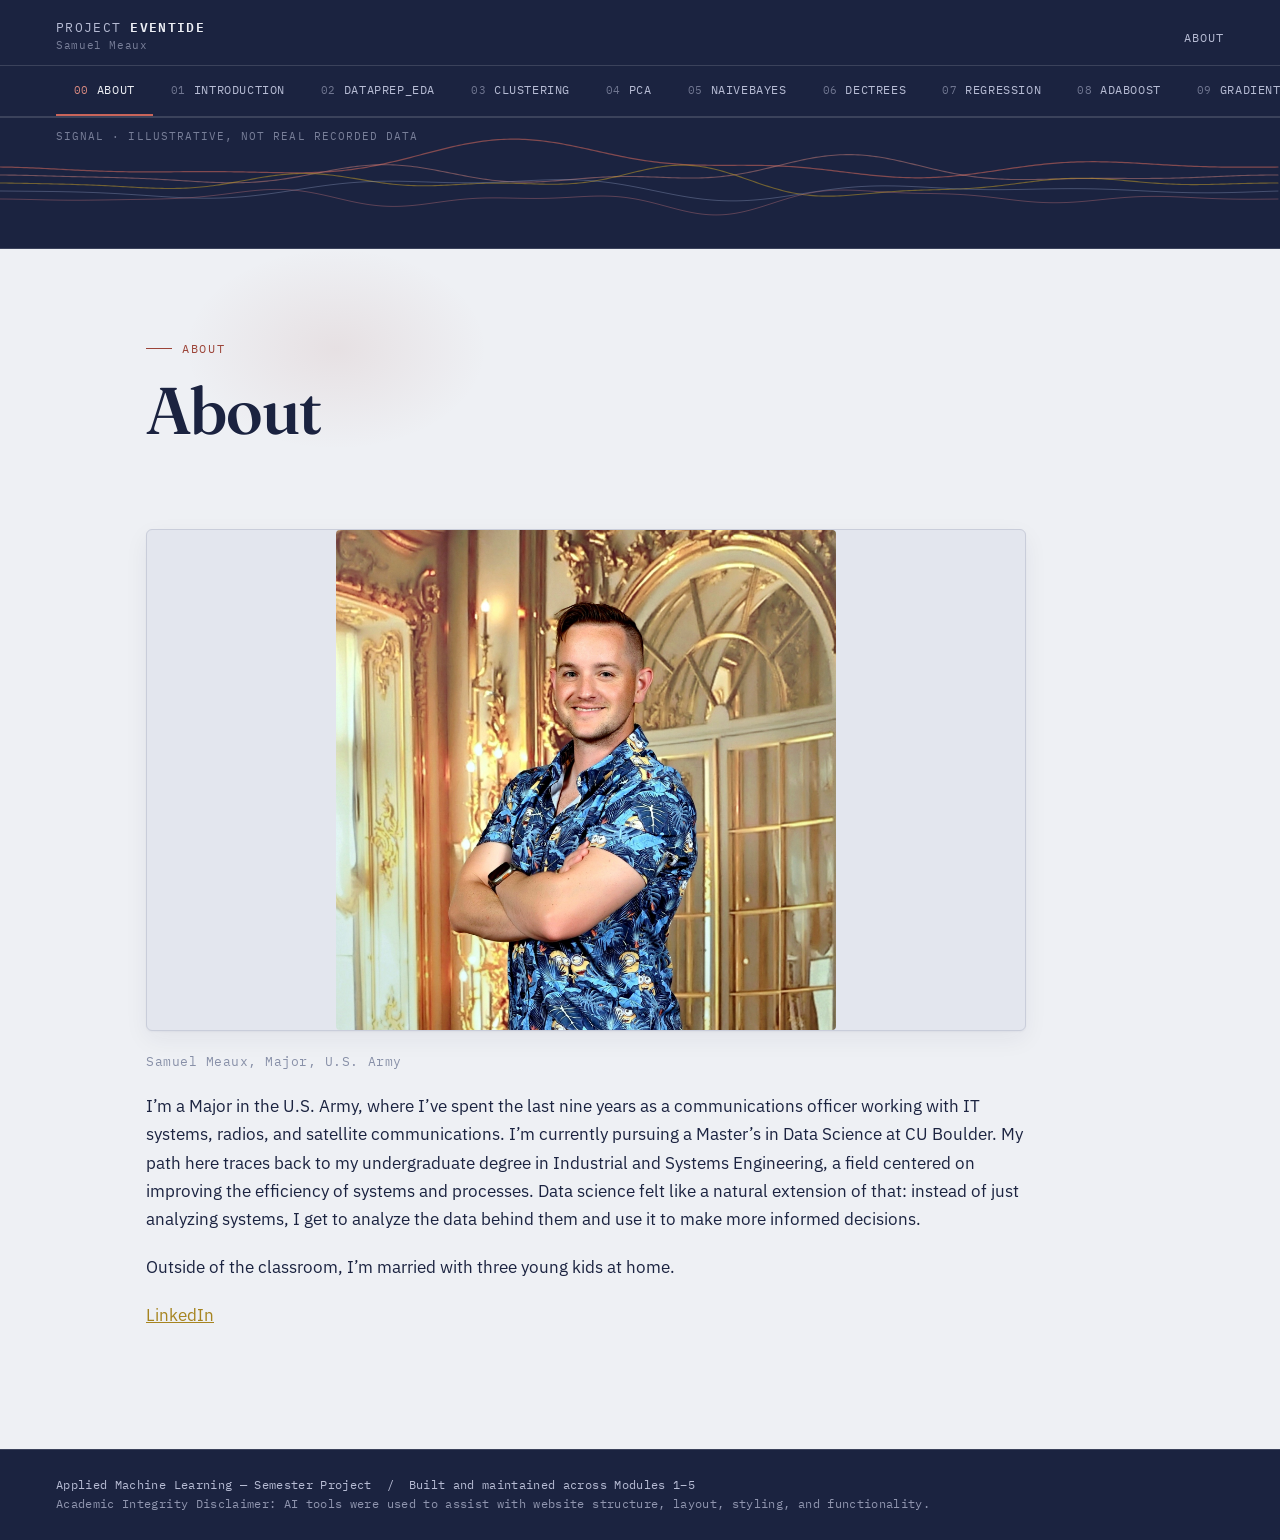
<file: about.html>
<!DOCTYPE html>
<html lang="en">
<head>
<meta charset="UTF-8">
<meta name="viewport" content="width=device-width, initial-scale=1.0">
<title>About — Eventide</title>
<link rel="preconnect" href="https://fonts.googleapis.com">
<link href="https://fonts.googleapis.com/css2?family=Fraunces:opsz,wght@9..144,400;9..144,560;9..144,620&family=IBM+Plex+Sans:wght@400;500;600&family=IBM+Plex+Mono:wght@400;500&display=swap" rel="stylesheet">
<link rel="stylesheet" href="style.css">
</head>
<body>

<header class="topbar">
  <a class="wordmark" href="index.html">
    <span class="wm-title">Project <b>Eventide</b></span>
    <span class="wm-name">Samuel Meaux</span>
  </a>
  <nav>
    <a href="about.html">About</a>
  </nav>
</header>

<div class="rail-wrap">
  <nav class="rail">
      <a class="rail-item active" href="about.html"><span class="n">00</span><span class="t">About</span></a>
      <a class="rail-item" href="index.html"><span class="n">01</span><span class="t">Introduction</span></a>
      <a class="rail-item" href="dataprep.html"><span class="n">02</span><span class="t">DataPrep_EDA</span></a>
      <a class="rail-item" href="clustering.html"><span class="n">03</span><span class="t">Clustering</span></a>
      <a class="rail-item" href="pca.html"><span class="n">04</span><span class="t">PCA</span></a>
      <a class="rail-item" href="naivebayes.html"><span class="n">05</span><span class="t">NaiveBayes</span></a>
      <a class="rail-item" href="dectrees.html"><span class="n">06</span><span class="t">DecTrees</span></a>
      <a class="rail-item" href="regression.html"><span class="n">07</span><span class="t">Regression</span></a>
      <a class="rail-item" href="adaboost.html"><span class="n">08</span><span class="t">AdaBoost</span></a>
      <a class="rail-item" href="gradientboosting.html"><span class="n">09</span><span class="t">GradientBoosting</span></a>
      <a class="rail-item" href="xgboost.html"><span class="n">10</span><span class="t">XGBoost</span></a>
      <a class="rail-item" href="conclusions.html"><span class="n">11</span><span class="t">Conclusions</span></a>
  </nav>
</div>

<script>(function(){var w=document.querySelector(".rail-wrap");var a=w&&w.querySelector(".active");if(a){w.scrollLeft=a.offsetLeft-(w.clientWidth-a.offsetWidth)/2;}})();</script>

<div class="wave-strip">
  <span class="wave-label">Signal &middot; illustrative, not real recorded data</span>
  <canvas id="brainwave" aria-hidden="true"></canvas>
</div>


<section class="hero">
  <div class="eyebrow">About</div>
  <h1>About</h1>
</section>

<main class="shell">

<div class="prose">
  <figure class="figure">
  <img src="images/about/about-photo-square-zoom.jpeg" alt="Samuel Meaux" style="width:100%; max-width:500px; display:block; margin:0 auto; border-radius:4px;">
</figure>
  <p class="byline">Samuel Meaux, Major, U.S. Army</p>
  <p>I&rsquo;m a Major in the U.S. Army, where I&rsquo;ve spent the last nine years as a communications officer working with IT systems, radios, and satellite communications. I&rsquo;m currently pursuing a Master&rsquo;s in Data Science at CU Boulder. My path here traces back to my undergraduate degree in Industrial and Systems Engineering, a field centered on improving the efficiency of systems and processes. Data science felt like a natural extension of that: instead of just analyzing systems, I get to analyze the data behind them and use it to make more informed decisions.</p>
  <p>Outside of the classroom, I&rsquo;m married with three young kids at home.</p>
  <p><a href="https://www.linkedin.com/in/samuelmeaux/" target="_blank" rel="noopener">LinkedIn</a></p>
</div>

</main>

<footer>
  Applied Machine Learning &mdash; Semester Project &nbsp;/&nbsp; Built and maintained across Modules 1&ndash;5<br>
  <span style="opacity:.75">Academic Integrity Disclaimer: AI tools were used to assist with website structure, layout, styling, and functionality.</span>
</footer>

<script>
(function(){
  var canvas = document.getElementById('brainwave');
  if(!canvas) return;
  var ctx = canvas.getContext('2d');
  var reduceMotion = window.matchMedia('(prefers-reduced-motion: reduce)').matches;
  var dpr = Math.min(window.devicePixelRatio || 1, 2);
  var w, h, t = 0;

  function resize(){
    var rect = canvas.getBoundingClientRect();
    w = rect.width;
    h = rect.height;
    canvas.width = Math.round(w * dpr);
    canvas.height = Math.round(h * dpr);
    ctx.setTransform(dpr,0,0,dpr,0,0);
  }
  window.addEventListener('resize', resize);
  window.addEventListener('load', resize);
  if(window.ResizeObserver){
    new ResizeObserver(resize).observe(canvas);
  }
  resize();

  // continuous traveling-wave function — never repeats/tiles, so no seam
  function channelY(x, time, opts){
    var v = 0;
    v += Math.sin(x*opts.f1 - time*opts.s1) * opts.a1;
    v += Math.sin(x*opts.f2 - time*opts.s2 + opts.p2) * opts.a2;
    v += Math.sin(x*opts.f3 - time*opts.s3 + opts.p3) * opts.a3;
    return v;
  }

  // envelope tapers amplitude to ~0 at both edges, so every line
  // converges toward a flat point left and right — like a live signal
  // bundle that only "reads" in the middle of the strip
  function envelope(x){
    var u = x / w;
    return Math.pow(Math.sin(Math.PI * u), 1.15);
  }

  var channels = [
    { f1:0.0095, s1:0.040, a1:15, f2:0.021, s2:0.024, a2:7,  f3:0.0045, s3:0.062, a3:9,  p2:0.6,  p3:2.1, baseOff:-16, color:'#C9645A', width:1.2, opacity:0.60 },
    { f1:0.0130, s1:0.052, a1:12, f2:0.026, s2:0.033, a2:6,  f3:0.0060, s3:0.078, a3:7,  p2:1.4,  p3:0.4, baseOff:-8,  color:'#D98A80', width:1.1, opacity:0.46 },
    { f1:0.0165, s1:0.061, a1:11, f2:0.031, s2:0.041, a2:5,  f3:0.0075, s3:0.090, a3:6,  p2:2.2,  p3:1.1, baseOff:0,   color:'#C9A227', width:1.1, opacity:0.50 },
    { f1:0.0110, s1:0.047, a1:10, f2:0.024, s2:0.029, a2:5,  f3:0.0052, s3:0.070, a3:6,  p2:3.0,  p3:1.8, baseOff:8,   color:'#8A97B8', width:1.0, opacity:0.40 },
    { f1:0.0200, s1:0.070, a1:9,  f2:0.036, s2:0.050, a2:4,  f3:0.0090, s3:0.100, a3:5,  p2:0.9,  p3:2.6, baseOff:16,  color:'#B76E76', width:1.0, opacity:0.42 }
  ];

  function drawChannel(opts){
    ctx.beginPath();
    ctx.strokeStyle = opts.color;
    ctx.globalAlpha = opts.opacity;
    ctx.lineWidth = opts.width;
    ctx.lineJoin = 'round';
    ctx.lineCap = 'round';
    var baseY = h * 0.5 + opts.baseOff;
    var step = 3;
    for(var x = 0; x <= w; x += step){
      var y = baseY + channelY(x, t, opts) * envelope(x);
      if(x === 0) ctx.moveTo(x, y);
      else ctx.lineTo(x, y);
    }
    ctx.stroke();
  }

  function frame(){
    ctx.clearRect(0,0,w,h);
    for(var i = 0; i < channels.length; i++) drawChannel(channels[i]);
    t += 0.06;
    if(!reduceMotion) requestAnimationFrame(frame);
  }

  frame();
})();
</script>
</body>
</html>
</file>
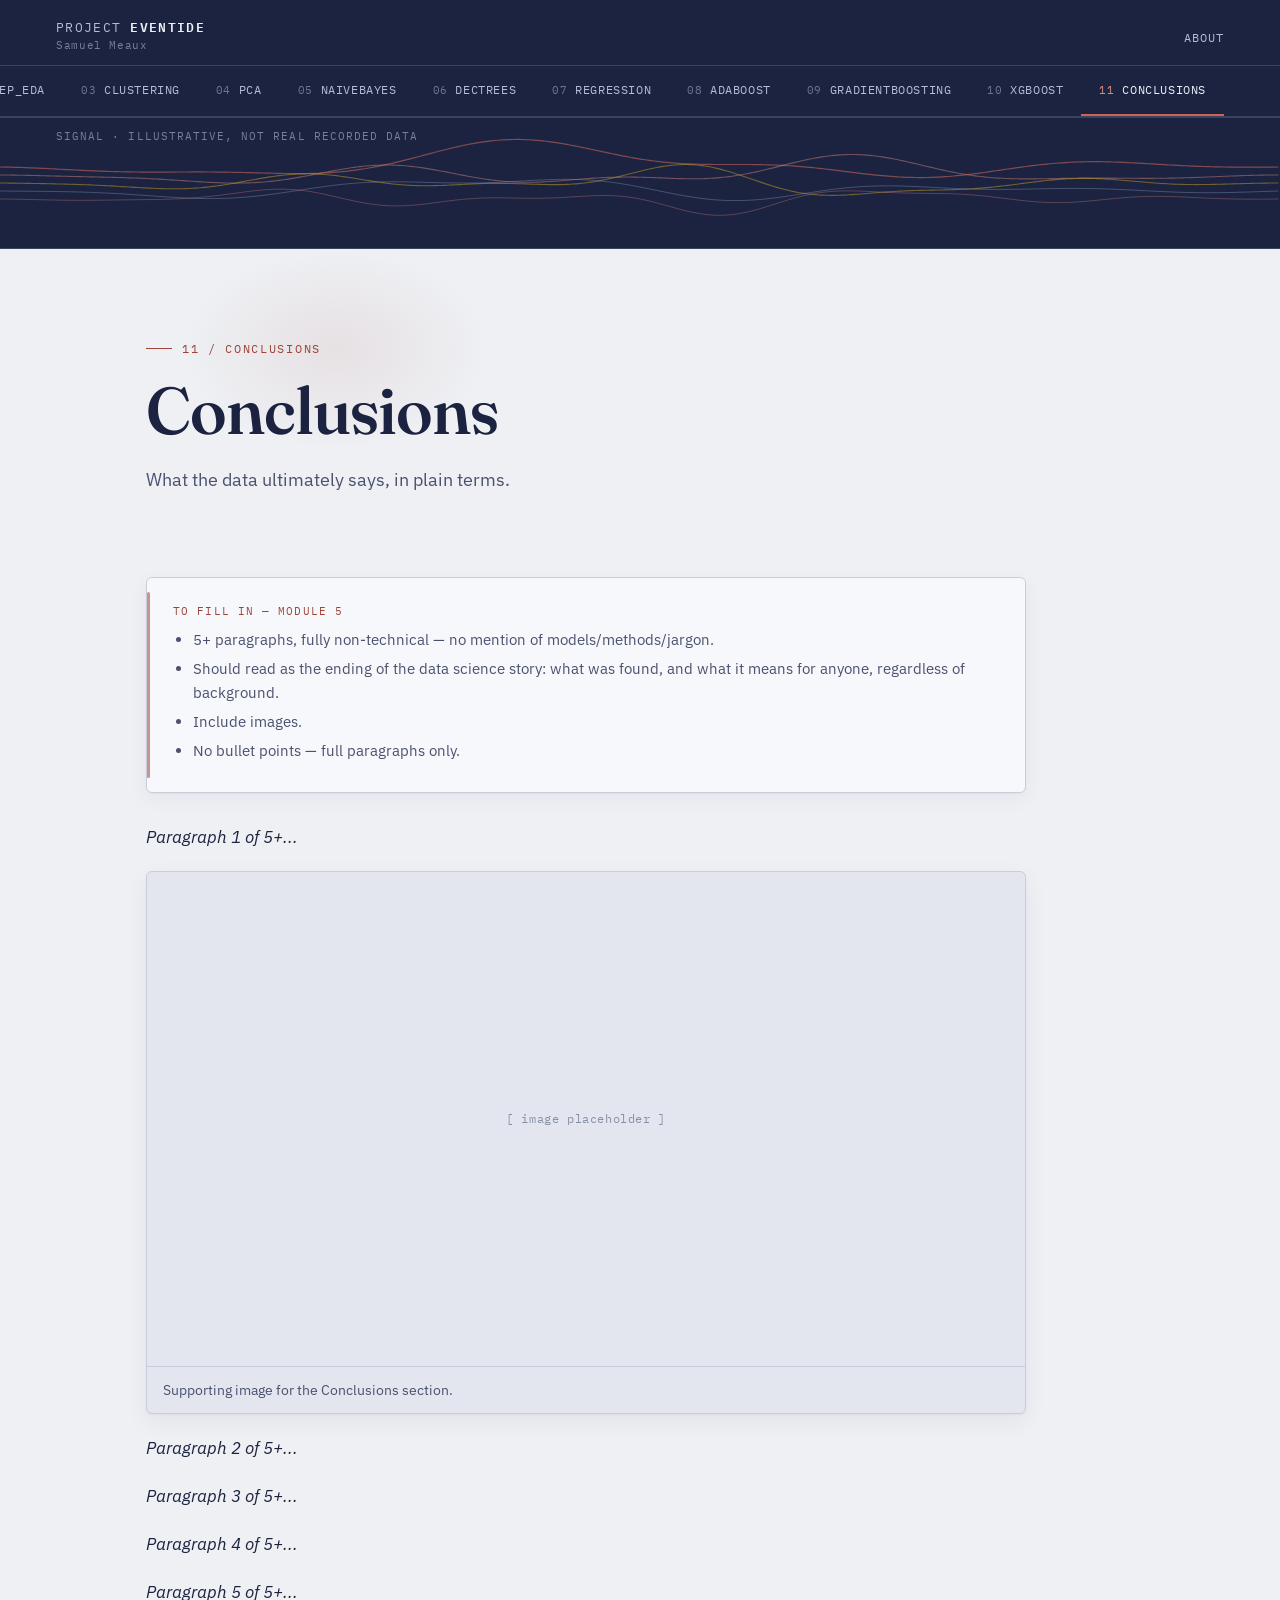
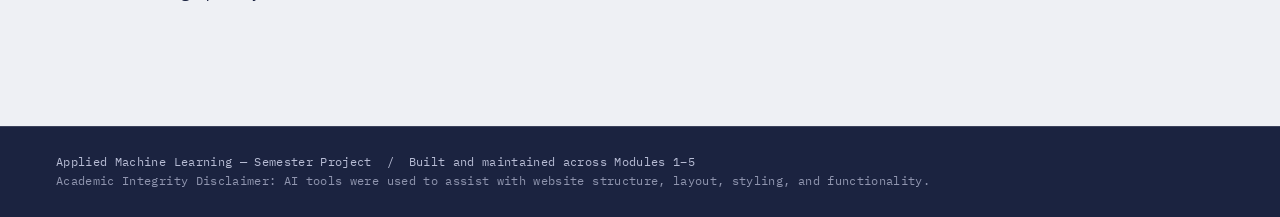
<file: conclusions.html>
<!DOCTYPE html>
<html lang="en">
<head>
<meta charset="UTF-8">
<meta name="viewport" content="width=device-width, initial-scale=1.0">
<title>Conclusions — Eventide</title>
<link rel="preconnect" href="https://fonts.googleapis.com">
<link href="https://fonts.googleapis.com/css2?family=Fraunces:opsz,wght@9..144,400;9..144,560;9..144,620&family=IBM+Plex+Sans:wght@400;500;600&family=IBM+Plex+Mono:wght@400;500&display=swap" rel="stylesheet">
<link rel="stylesheet" href="style.css">
</head>
<body>

<header class="topbar">
  <a class="wordmark" href="index.html">
    <span class="wm-title">Project <b>Eventide</b></span>
    <span class="wm-name">Samuel Meaux</span>
  </a>
  <nav>
    <a href="about.html">About</a>
  </nav>
</header>

<div class="rail-wrap">
  <nav class="rail">
      <a class="rail-item" href="about.html"><span class="n">00</span><span class="t">About</span></a>
      <a class="rail-item" href="index.html"><span class="n">01</span><span class="t">Introduction</span></a>
      <a class="rail-item" href="dataprep.html"><span class="n">02</span><span class="t">DataPrep_EDA</span></a>
      <a class="rail-item" href="clustering.html"><span class="n">03</span><span class="t">Clustering</span></a>
      <a class="rail-item" href="pca.html"><span class="n">04</span><span class="t">PCA</span></a>
      <a class="rail-item" href="naivebayes.html"><span class="n">05</span><span class="t">NaiveBayes</span></a>
      <a class="rail-item" href="dectrees.html"><span class="n">06</span><span class="t">DecTrees</span></a>
      <a class="rail-item" href="regression.html"><span class="n">07</span><span class="t">Regression</span></a>
      <a class="rail-item" href="adaboost.html"><span class="n">08</span><span class="t">AdaBoost</span></a>
      <a class="rail-item" href="gradientboosting.html"><span class="n">09</span><span class="t">GradientBoosting</span></a>
      <a class="rail-item" href="xgboost.html"><span class="n">10</span><span class="t">XGBoost</span></a>
      <a class="rail-item active" href="conclusions.html"><span class="n">11</span><span class="t">Conclusions</span></a>
  </nav>
</div>

<script>(function(){var w=document.querySelector(".rail-wrap");var a=w&&w.querySelector(".active");if(a){w.scrollLeft=a.offsetLeft-(w.clientWidth-a.offsetWidth)/2;}})();</script>

<div class="wave-strip">
  <span class="wave-label">Signal &middot; illustrative, not real recorded data</span>
  <canvas id="brainwave" aria-hidden="true"></canvas>
</div>


<section class="hero">
  <div class="eyebrow">11 / Conclusions</div>
  <h1>Conclusions</h1>
  <p class="sub">What the data ultimately says, in plain terms.</p>
</section>

<main class="shell">

<div class="prose">
  <div class="tk">
  <span class="tk-label">To fill in — Module 5</span>
  <ul>
<li>5+ paragraphs, fully non-technical — no mention of models/methods/jargon.</li>
<li>Should read as the ending of the data science story: what was found, and what it means for anyone, regardless of background.</li>
<li>Include images.</li>
<li>No bullet points — full paragraphs only.</li>
  </ul>
</div>

  <p><em>Paragraph 1 of 5+...</em></p>
  <figure class="figure">
  <div class="ph">[ image placeholder ]</div>
  <figcaption>Supporting image for the Conclusions section.</figcaption>
</figure>
  <p><em>Paragraph 2 of 5+...</em></p>
  <p><em>Paragraph 3 of 5+...</em></p>
  <p><em>Paragraph 4 of 5+...</em></p>
  <p><em>Paragraph 5 of 5+...</em></p>
</div>

</main>

<footer>
  Applied Machine Learning &mdash; Semester Project &nbsp;/&nbsp; Built and maintained across Modules 1&ndash;5<br>
  <span style="opacity:.75">Academic Integrity Disclaimer: AI tools were used to assist with website structure, layout, styling, and functionality.</span>
</footer>

<script>
(function(){
  var canvas = document.getElementById('brainwave');
  if(!canvas) return;
  var ctx = canvas.getContext('2d');
  var reduceMotion = window.matchMedia('(prefers-reduced-motion: reduce)').matches;
  var dpr = Math.min(window.devicePixelRatio || 1, 2);
  var w, h, t = 0;

  function resize(){
    var rect = canvas.getBoundingClientRect();
    w = rect.width;
    h = rect.height;
    canvas.width = Math.round(w * dpr);
    canvas.height = Math.round(h * dpr);
    ctx.setTransform(dpr,0,0,dpr,0,0);
  }
  window.addEventListener('resize', resize);
  window.addEventListener('load', resize);
  if(window.ResizeObserver){
    new ResizeObserver(resize).observe(canvas);
  }
  resize();

  // continuous traveling-wave function — never repeats/tiles, so no seam
  function channelY(x, time, opts){
    var v = 0;
    v += Math.sin(x*opts.f1 - time*opts.s1) * opts.a1;
    v += Math.sin(x*opts.f2 - time*opts.s2 + opts.p2) * opts.a2;
    v += Math.sin(x*opts.f3 - time*opts.s3 + opts.p3) * opts.a3;
    return v;
  }

  // envelope tapers amplitude to ~0 at both edges, so every line
  // converges toward a flat point left and right — like a live signal
  // bundle that only "reads" in the middle of the strip
  function envelope(x){
    var u = x / w;
    return Math.pow(Math.sin(Math.PI * u), 1.15);
  }

  var channels = [
    { f1:0.0095, s1:0.040, a1:15, f2:0.021, s2:0.024, a2:7,  f3:0.0045, s3:0.062, a3:9,  p2:0.6,  p3:2.1, baseOff:-16, color:'#C9645A', width:1.2, opacity:0.60 },
    { f1:0.0130, s1:0.052, a1:12, f2:0.026, s2:0.033, a2:6,  f3:0.0060, s3:0.078, a3:7,  p2:1.4,  p3:0.4, baseOff:-8,  color:'#D98A80', width:1.1, opacity:0.46 },
    { f1:0.0165, s1:0.061, a1:11, f2:0.031, s2:0.041, a2:5,  f3:0.0075, s3:0.090, a3:6,  p2:2.2,  p3:1.1, baseOff:0,   color:'#C9A227', width:1.1, opacity:0.50 },
    { f1:0.0110, s1:0.047, a1:10, f2:0.024, s2:0.029, a2:5,  f3:0.0052, s3:0.070, a3:6,  p2:3.0,  p3:1.8, baseOff:8,   color:'#8A97B8', width:1.0, opacity:0.40 },
    { f1:0.0200, s1:0.070, a1:9,  f2:0.036, s2:0.050, a2:4,  f3:0.0090, s3:0.100, a3:5,  p2:0.9,  p3:2.6, baseOff:16,  color:'#B76E76', width:1.0, opacity:0.42 }
  ];

  function drawChannel(opts){
    ctx.beginPath();
    ctx.strokeStyle = opts.color;
    ctx.globalAlpha = opts.opacity;
    ctx.lineWidth = opts.width;
    ctx.lineJoin = 'round';
    ctx.lineCap = 'round';
    var baseY = h * 0.5 + opts.baseOff;
    var step = 3;
    for(var x = 0; x <= w; x += step){
      var y = baseY + channelY(x, t, opts) * envelope(x);
      if(x === 0) ctx.moveTo(x, y);
      else ctx.lineTo(x, y);
    }
    ctx.stroke();
  }

  function frame(){
    ctx.clearRect(0,0,w,h);
    for(var i = 0; i < channels.length; i++) drawChannel(channels[i]);
    t += 0.06;
    if(!reduceMotion) requestAnimationFrame(frame);
  }

  frame();
})();
</script>
</body>
</html>
</file>
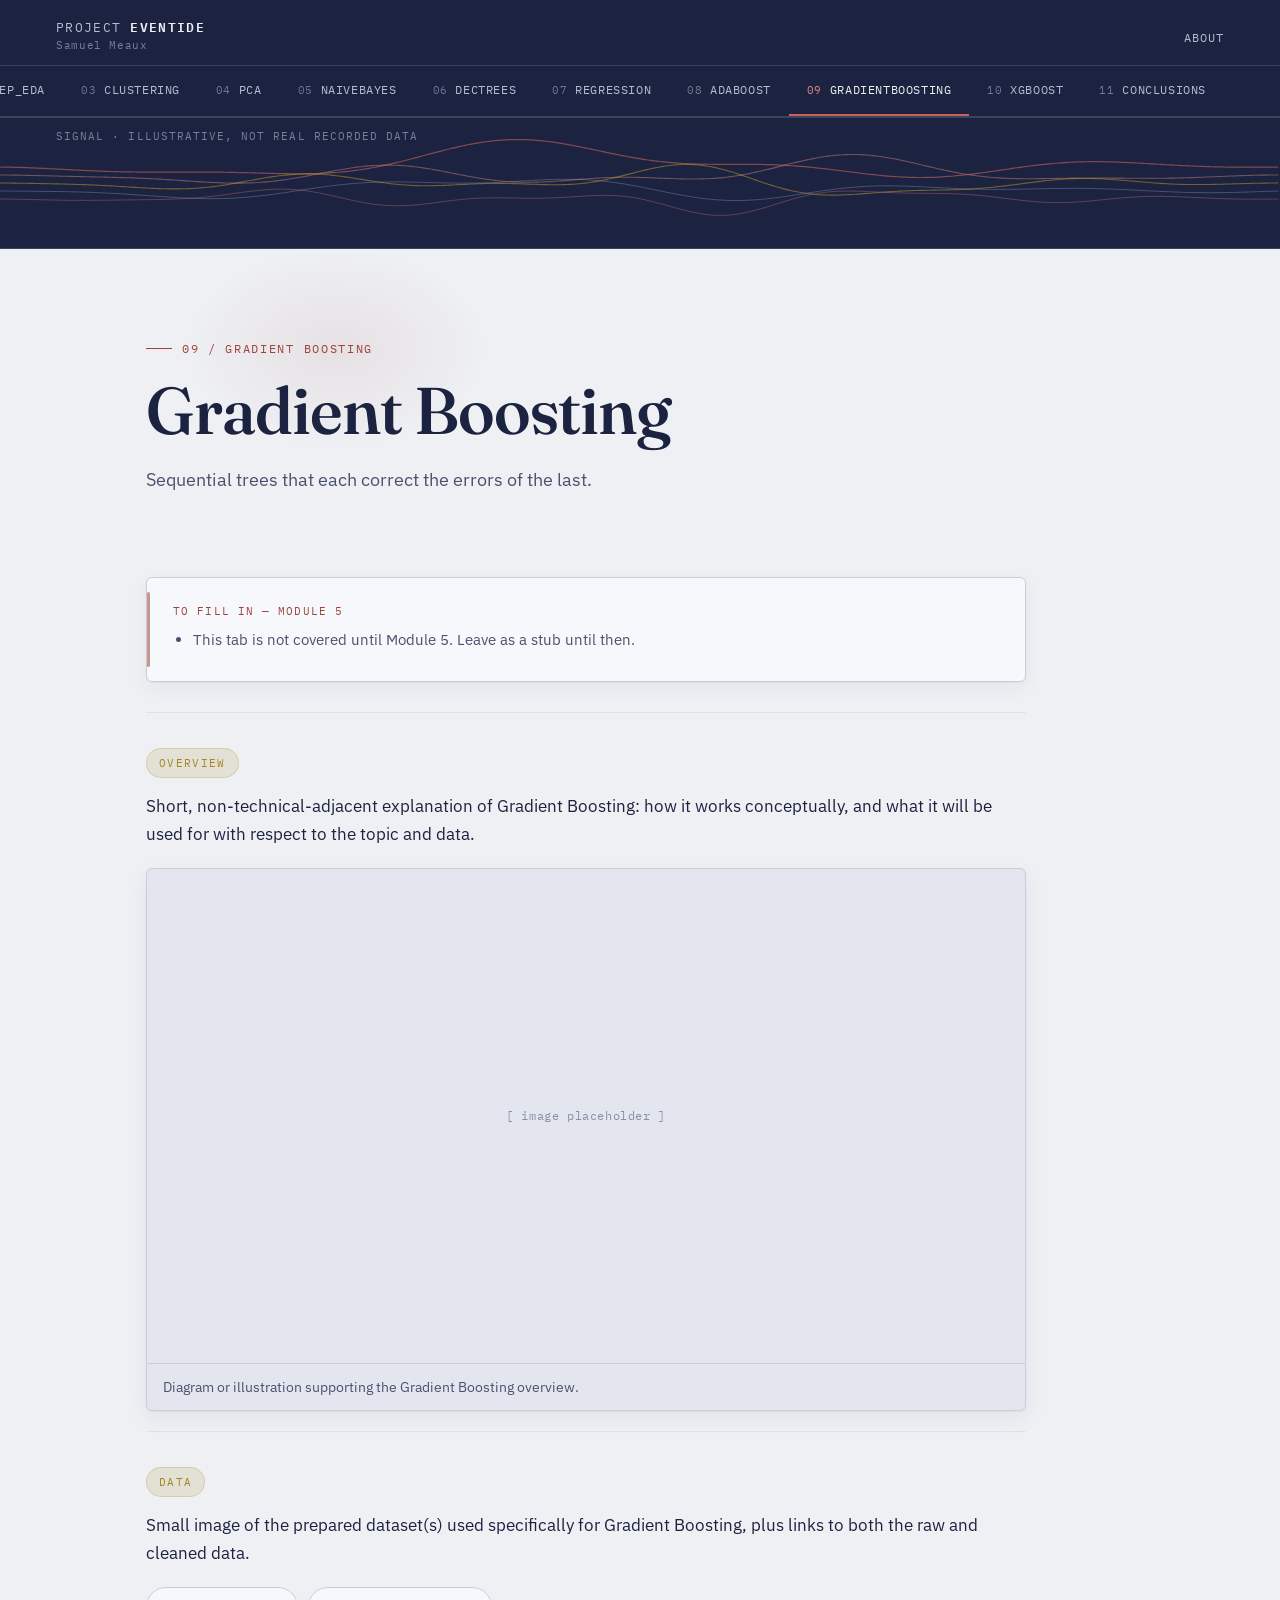
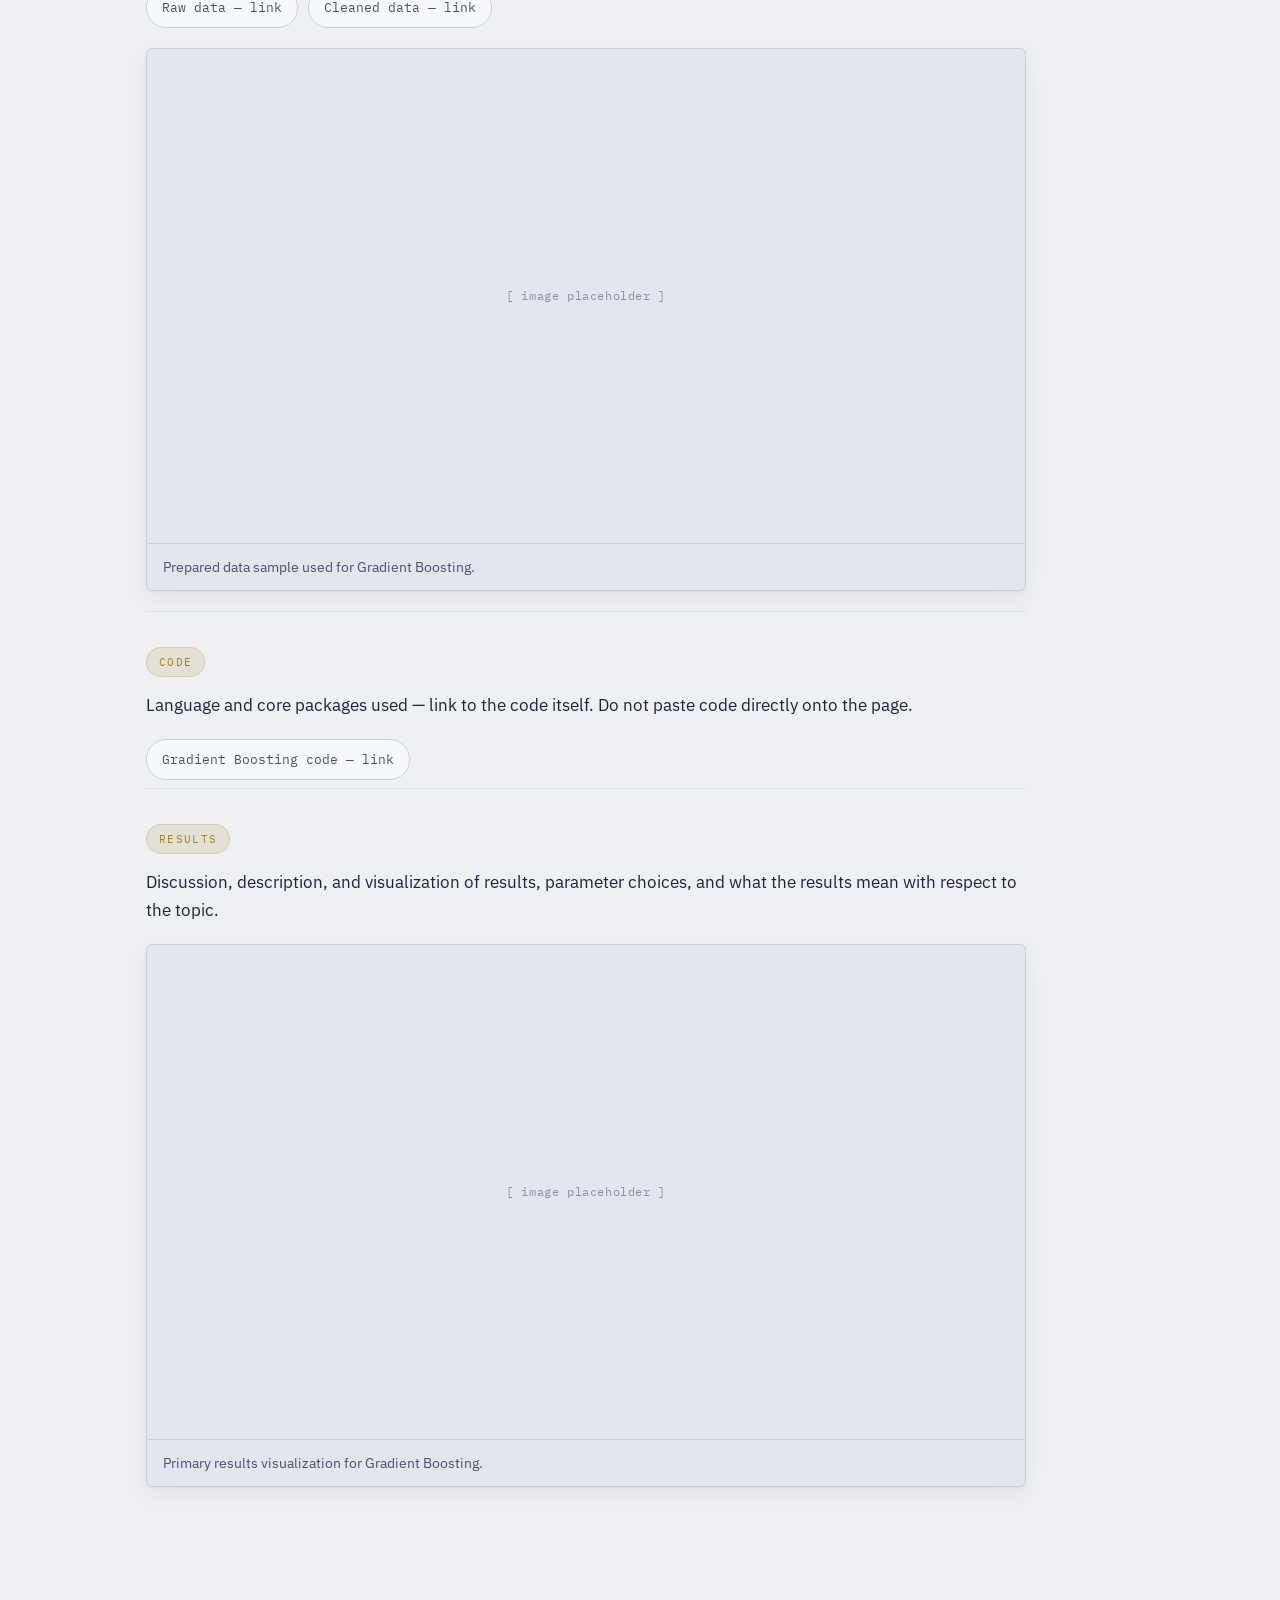
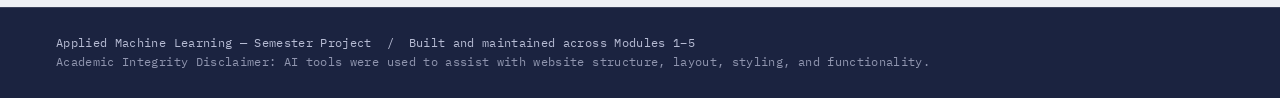
<file: gradientboosting.html>
<!DOCTYPE html>
<html lang="en">
<head>
<meta charset="UTF-8">
<meta name="viewport" content="width=device-width, initial-scale=1.0">
<title>Gradient Boosting — Eventide</title>
<link rel="preconnect" href="https://fonts.googleapis.com">
<link href="https://fonts.googleapis.com/css2?family=Fraunces:opsz,wght@9..144,400;9..144,560;9..144,620&family=IBM+Plex+Sans:wght@400;500;600&family=IBM+Plex+Mono:wght@400;500&display=swap" rel="stylesheet">
<link rel="stylesheet" href="style.css">
</head>
<body>

<header class="topbar">
  <a class="wordmark" href="index.html">
    <span class="wm-title">Project <b>Eventide</b></span>
    <span class="wm-name">Samuel Meaux</span>
  </a>
  <nav>
    <a href="about.html">About</a>
  </nav>
</header>

<div class="rail-wrap">
  <nav class="rail">
      <a class="rail-item" href="about.html"><span class="n">00</span><span class="t">About</span></a>
      <a class="rail-item" href="index.html"><span class="n">01</span><span class="t">Introduction</span></a>
      <a class="rail-item" href="dataprep.html"><span class="n">02</span><span class="t">DataPrep_EDA</span></a>
      <a class="rail-item" href="clustering.html"><span class="n">03</span><span class="t">Clustering</span></a>
      <a class="rail-item" href="pca.html"><span class="n">04</span><span class="t">PCA</span></a>
      <a class="rail-item" href="naivebayes.html"><span class="n">05</span><span class="t">NaiveBayes</span></a>
      <a class="rail-item" href="dectrees.html"><span class="n">06</span><span class="t">DecTrees</span></a>
      <a class="rail-item" href="regression.html"><span class="n">07</span><span class="t">Regression</span></a>
      <a class="rail-item" href="adaboost.html"><span class="n">08</span><span class="t">AdaBoost</span></a>
      <a class="rail-item active" href="gradientboosting.html"><span class="n">09</span><span class="t">GradientBoosting</span></a>
      <a class="rail-item" href="xgboost.html"><span class="n">10</span><span class="t">XGBoost</span></a>
      <a class="rail-item" href="conclusions.html"><span class="n">11</span><span class="t">Conclusions</span></a>
  </nav>
</div>

<script>(function(){var w=document.querySelector(".rail-wrap");var a=w&&w.querySelector(".active");if(a){w.scrollLeft=a.offsetLeft-(w.clientWidth-a.offsetWidth)/2;}})();</script>

<div class="wave-strip">
  <span class="wave-label">Signal &middot; illustrative, not real recorded data</span>
  <canvas id="brainwave" aria-hidden="true"></canvas>
</div>


<section class="hero">
  <div class="eyebrow">09 / Gradient Boosting</div>
  <h1>Gradient Boosting</h1>
  <p class="sub">Sequential trees that each correct the errors of the last.</p>
</section>

<main class="shell">

<div class="prose">
  <div class="tk">
  <span class="tk-label">To fill in — Module 5</span>
  <ul>
<li>This tab is not covered until Module 5. Leave as a stub until then.</li>
  </ul>
</div>

  <div class="method-section">
    <span class="tag">Overview</span>
    <p>Short, non-technical-adjacent explanation of Gradient Boosting: how it works conceptually, and what it will be used for with respect to the topic and data.</p>
    <figure class="figure">
  <div class="ph">[ image placeholder ]</div>
  <figcaption>Diagram or illustration supporting the Gradient Boosting overview.</figcaption>
</figure>
  </div>

  <div class="method-section">
    <span class="tag">Data</span>
    <p>Small image of the prepared dataset(s) used specifically for Gradient Boosting, plus links to both the raw and cleaned data.</p>
    <div class="linkrow">
      <a href="#">Raw data — link</a>
      <a href="#">Cleaned data — link</a>
    </div>
    <figure class="figure">
  <div class="ph">[ image placeholder ]</div>
  <figcaption>Prepared data sample used for Gradient Boosting.</figcaption>
</figure>
  </div>

  <div class="method-section">
    <span class="tag">Code</span>
    <p>Language and core packages used — link to the code itself. Do not paste code directly onto the page.</p>
    <div class="linkrow">
      <a href="#">Gradient Boosting code — link</a>
    </div>
  </div>

  <div class="method-section">
    <span class="tag">Results</span>
    <p>Discussion, description, and visualization of results, parameter choices, and what the results mean with respect to the topic.</p>
    <figure class="figure">
  <div class="ph">[ image placeholder ]</div>
  <figcaption>Primary results visualization for Gradient Boosting.</figcaption>
</figure>
  </div>
</div>

</main>

<footer>
  Applied Machine Learning &mdash; Semester Project &nbsp;/&nbsp; Built and maintained across Modules 1&ndash;5<br>
  <span style="opacity:.75">Academic Integrity Disclaimer: AI tools were used to assist with website structure, layout, styling, and functionality.</span>
</footer>

<script>
(function(){
  var canvas = document.getElementById('brainwave');
  if(!canvas) return;
  var ctx = canvas.getContext('2d');
  var reduceMotion = window.matchMedia('(prefers-reduced-motion: reduce)').matches;
  var dpr = Math.min(window.devicePixelRatio || 1, 2);
  var w, h, t = 0;

  function resize(){
    var rect = canvas.getBoundingClientRect();
    w = rect.width;
    h = rect.height;
    canvas.width = Math.round(w * dpr);
    canvas.height = Math.round(h * dpr);
    ctx.setTransform(dpr,0,0,dpr,0,0);
  }
  window.addEventListener('resize', resize);
  window.addEventListener('load', resize);
  if(window.ResizeObserver){
    new ResizeObserver(resize).observe(canvas);
  }
  resize();

  // continuous traveling-wave function — never repeats/tiles, so no seam
  function channelY(x, time, opts){
    var v = 0;
    v += Math.sin(x*opts.f1 - time*opts.s1) * opts.a1;
    v += Math.sin(x*opts.f2 - time*opts.s2 + opts.p2) * opts.a2;
    v += Math.sin(x*opts.f3 - time*opts.s3 + opts.p3) * opts.a3;
    return v;
  }

  // envelope tapers amplitude to ~0 at both edges, so every line
  // converges toward a flat point left and right — like a live signal
  // bundle that only "reads" in the middle of the strip
  function envelope(x){
    var u = x / w;
    return Math.pow(Math.sin(Math.PI * u), 1.15);
  }

  var channels = [
    { f1:0.0095, s1:0.040, a1:15, f2:0.021, s2:0.024, a2:7,  f3:0.0045, s3:0.062, a3:9,  p2:0.6,  p3:2.1, baseOff:-16, color:'#C9645A', width:1.2, opacity:0.60 },
    { f1:0.0130, s1:0.052, a1:12, f2:0.026, s2:0.033, a2:6,  f3:0.0060, s3:0.078, a3:7,  p2:1.4,  p3:0.4, baseOff:-8,  color:'#D98A80', width:1.1, opacity:0.46 },
    { f1:0.0165, s1:0.061, a1:11, f2:0.031, s2:0.041, a2:5,  f3:0.0075, s3:0.090, a3:6,  p2:2.2,  p3:1.1, baseOff:0,   color:'#C9A227', width:1.1, opacity:0.50 },
    { f1:0.0110, s1:0.047, a1:10, f2:0.024, s2:0.029, a2:5,  f3:0.0052, s3:0.070, a3:6,  p2:3.0,  p3:1.8, baseOff:8,   color:'#8A97B8', width:1.0, opacity:0.40 },
    { f1:0.0200, s1:0.070, a1:9,  f2:0.036, s2:0.050, a2:4,  f3:0.0090, s3:0.100, a3:5,  p2:0.9,  p3:2.6, baseOff:16,  color:'#B76E76', width:1.0, opacity:0.42 }
  ];

  function drawChannel(opts){
    ctx.beginPath();
    ctx.strokeStyle = opts.color;
    ctx.globalAlpha = opts.opacity;
    ctx.lineWidth = opts.width;
    ctx.lineJoin = 'round';
    ctx.lineCap = 'round';
    var baseY = h * 0.5 + opts.baseOff;
    var step = 3;
    for(var x = 0; x <= w; x += step){
      var y = baseY + channelY(x, t, opts) * envelope(x);
      if(x === 0) ctx.moveTo(x, y);
      else ctx.lineTo(x, y);
    }
    ctx.stroke();
  }

  function frame(){
    ctx.clearRect(0,0,w,h);
    for(var i = 0; i < channels.length; i++) drawChannel(channels[i]);
    t += 0.06;
    if(!reduceMotion) requestAnimationFrame(frame);
  }

  frame();
})();
</script>
</body>
</html>
</file>
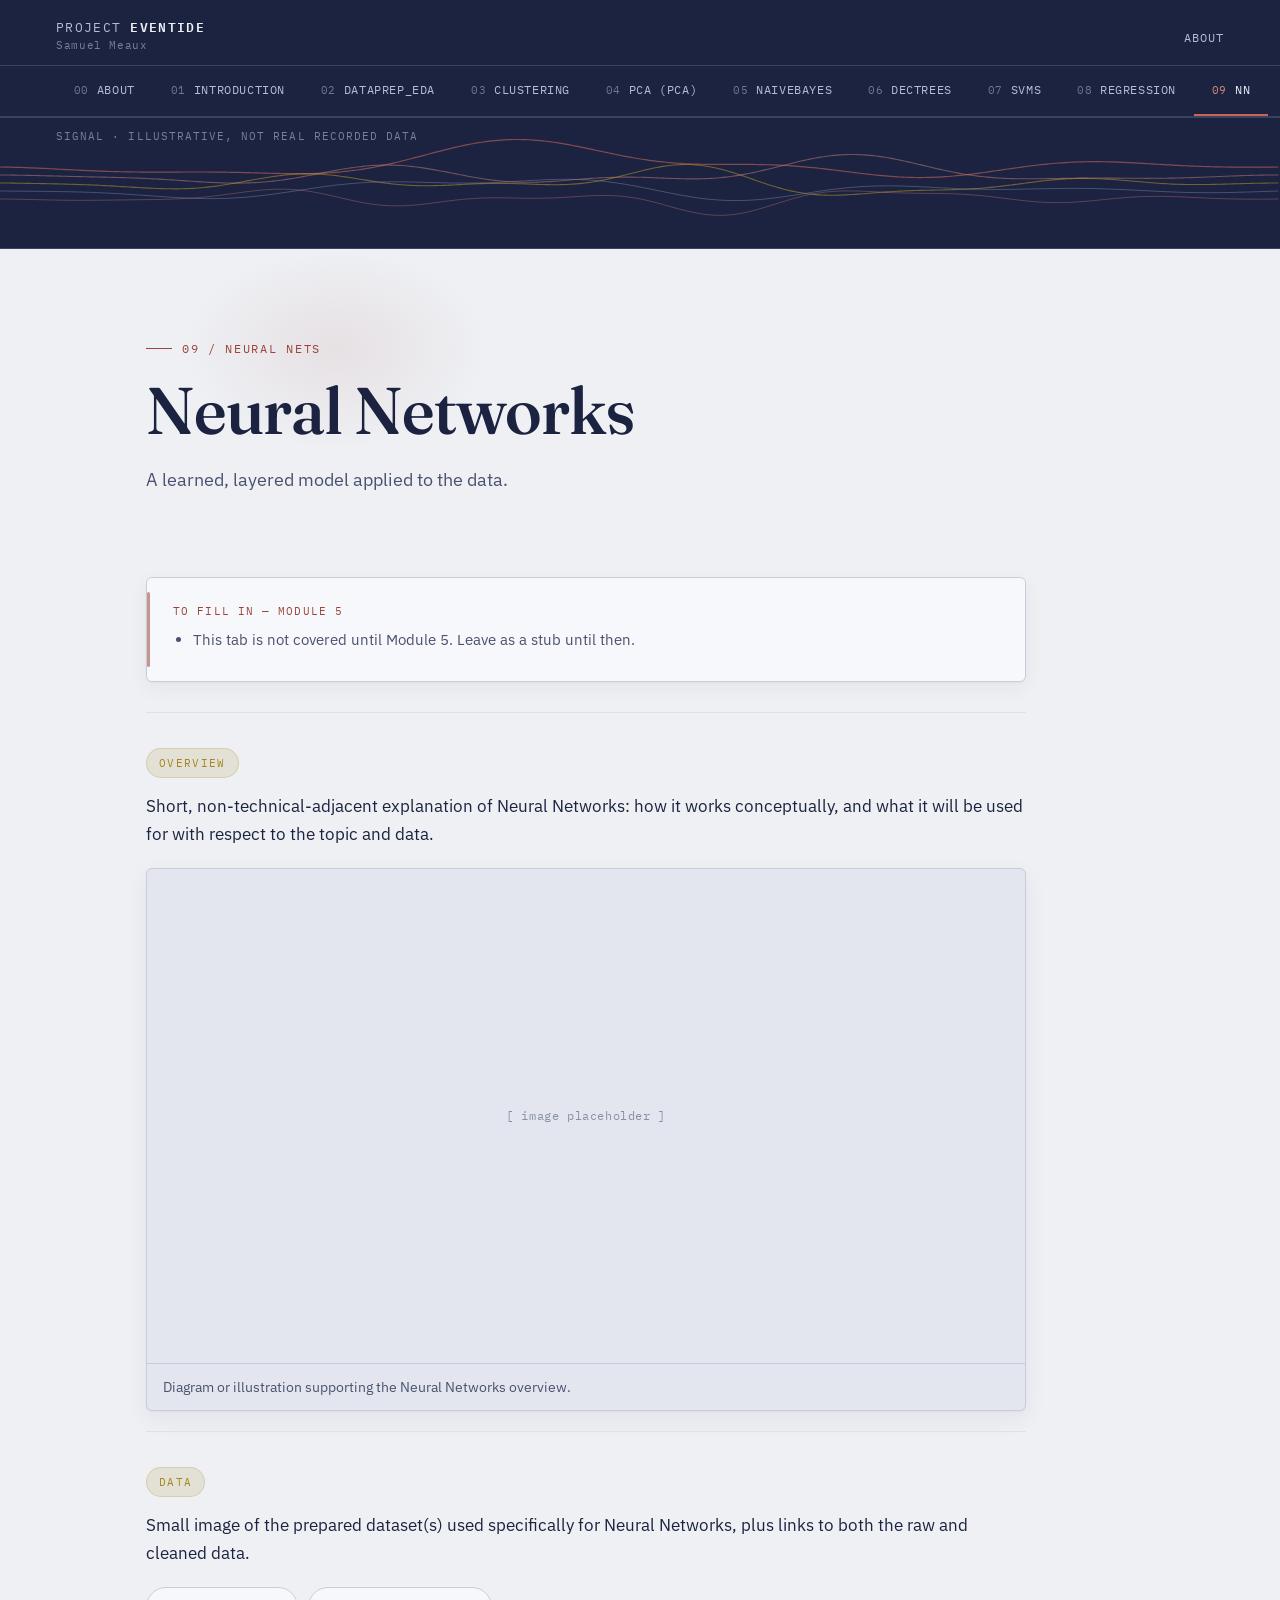
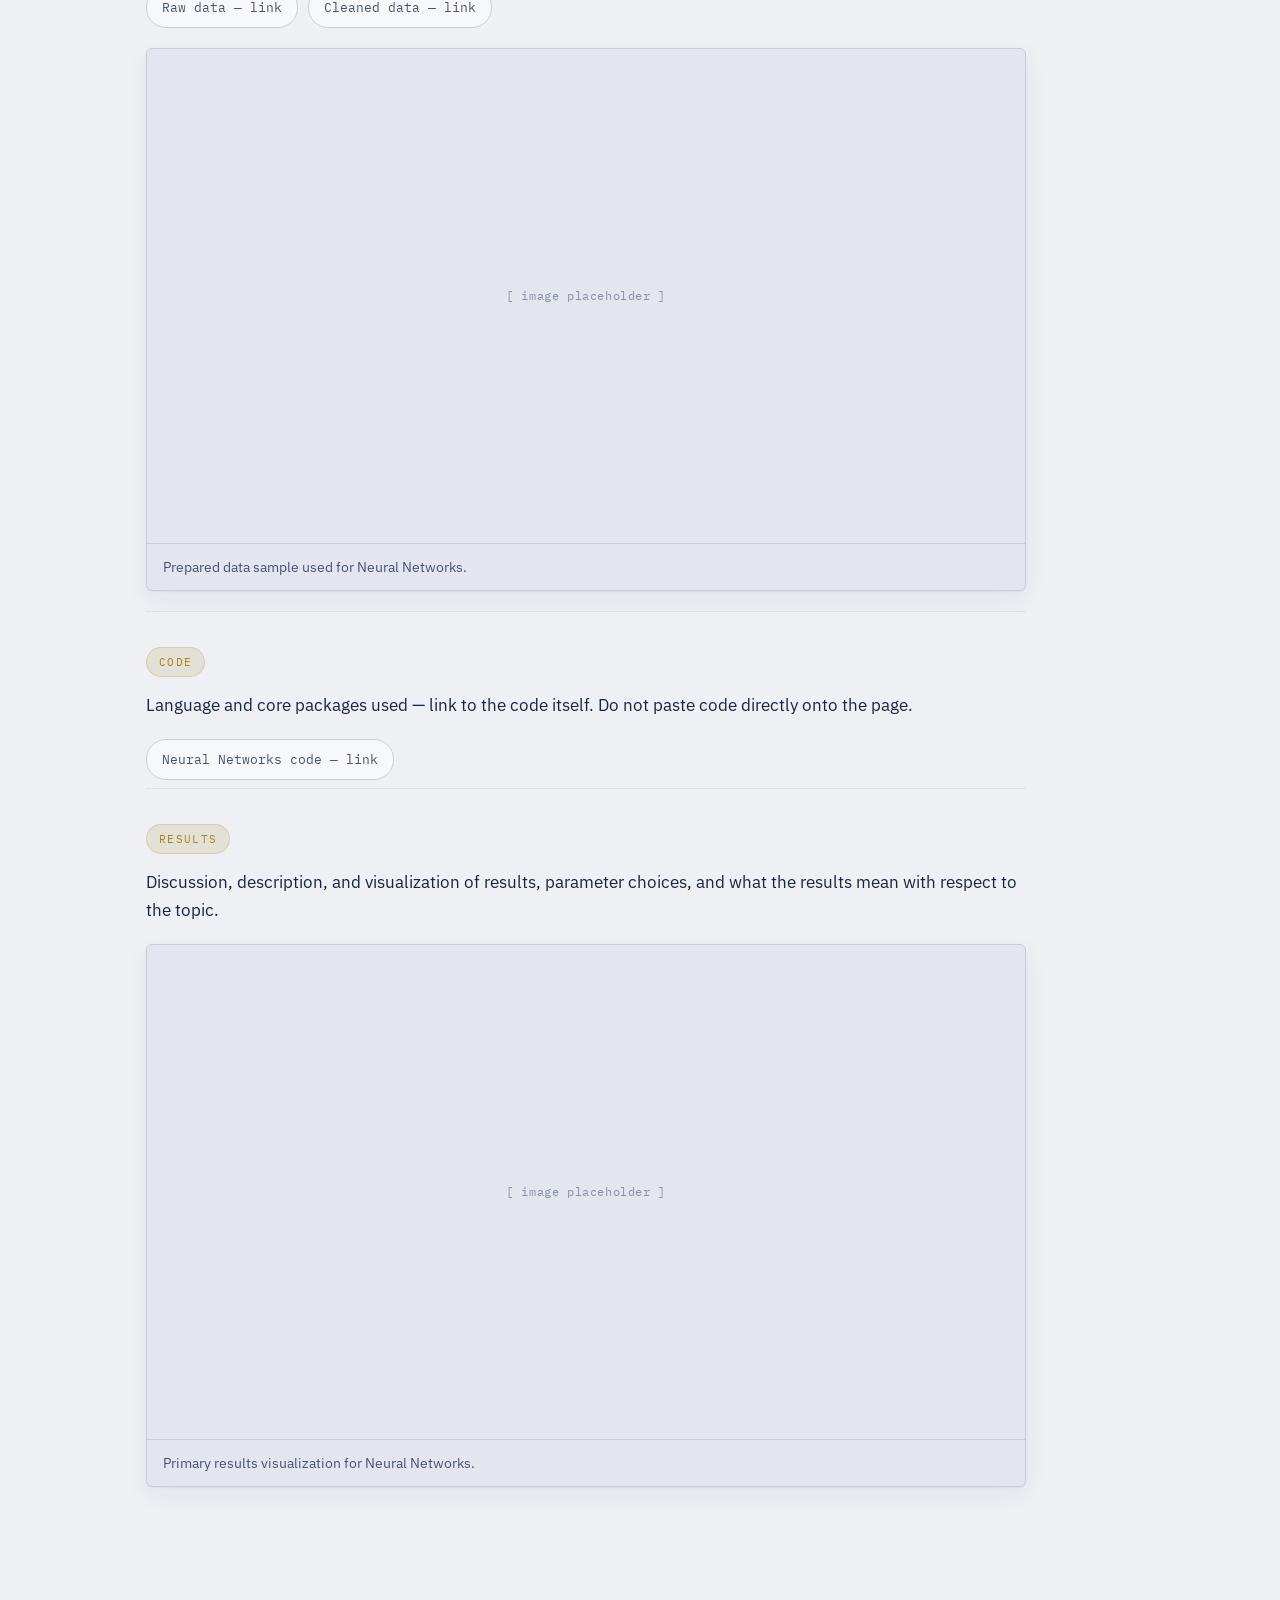
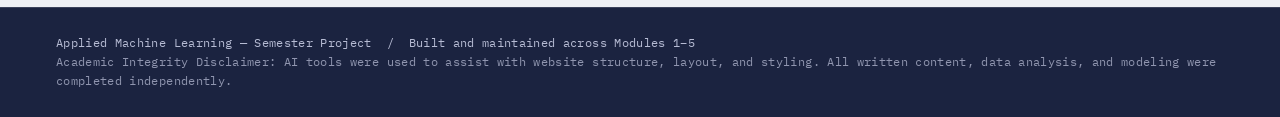
<file: nn.html>
<!DOCTYPE html>
<html lang="en">
<head>
<meta charset="UTF-8">
<meta name="viewport" content="width=device-width, initial-scale=1.0">
<title>Neural Networks — Eventide</title>
<link rel="preconnect" href="https://fonts.googleapis.com">
<link href="https://fonts.googleapis.com/css2?family=Fraunces:opsz,wght@9..144,400;9..144,560;9..144,620&family=IBM+Plex+Sans:wght@400;500;600&family=IBM+Plex+Mono:wght@400;500&display=swap" rel="stylesheet">
<link rel="stylesheet" href="style.css">
</head>
<body>

<header class="topbar">
  <a class="wordmark" href="index.html">
    <span class="wm-title">Project <b>Eventide</b></span>
    <span class="wm-name">Samuel Meaux</span>
  </a>
  <nav>
    <a href="about.html">About</a>
  </nav>
</header>

<div class="rail-wrap">
  <nav class="rail">
      <a class="rail-item" href="about.html"><span class="n">00</span><span class="t">About</span></a>
      <a class="rail-item" href="index.html"><span class="n">01</span><span class="t">Introduction</span></a>
      <a class="rail-item" href="dataprep.html"><span class="n">02</span><span class="t">DataPrep_EDA</span></a>
      <a class="rail-item" href="clustering.html"><span class="n">03</span><span class="t">Clustering</span></a>
      <a class="rail-item" href="pca.html"><span class="n">04</span><span class="t">PCA (PCA)</span></a>
      <a class="rail-item" href="naivebayes.html"><span class="n">05</span><span class="t">NaiveBayes</span></a>
      <a class="rail-item" href="dectrees.html"><span class="n">06</span><span class="t">DecTrees</span></a>
      <a class="rail-item" href="svms.html"><span class="n">07</span><span class="t">SVMs</span></a>
      <a class="rail-item" href="regression.html"><span class="n">08</span><span class="t">Regression</span></a>
      <a class="rail-item active" href="nn.html"><span class="n">09</span><span class="t">NN</span></a>
      <a class="rail-item" href="conclusions.html"><span class="n">10</span><span class="t">Conclusions</span></a>
  </nav>
</div>

<div class="wave-strip">
  <span class="wave-label">Signal &middot; illustrative, not real recorded data</span>
  <canvas id="brainwave" aria-hidden="true"></canvas>
</div>


<section class="hero">
  <div class="eyebrow">09 / Neural Nets</div>
  <h1>Neural Networks</h1>
  <p class="sub">A learned, layered model applied to the data.</p>
</section>

<main class="shell">

<div class="prose">
  <div class="tk">
  <span class="tk-label">To fill in — Module 5</span>
  <ul>
<li>This tab is not covered until Module 5. Leave as a stub until then.</li>
  </ul>
</div>

  <div class="method-section">
    <span class="tag">Overview</span>
    <p>Short, non-technical-adjacent explanation of Neural Networks: how it works conceptually, and what it will be used for with respect to the topic and data.</p>
    <figure class="figure">
  <div class="ph">[ image placeholder ]</div>
  <figcaption>Diagram or illustration supporting the Neural Networks overview.</figcaption>
</figure>
  </div>

  <div class="method-section">
    <span class="tag">Data</span>
    <p>Small image of the prepared dataset(s) used specifically for Neural Networks, plus links to both the raw and cleaned data.</p>
    <div class="linkrow">
      <a href="#">Raw data — link</a>
      <a href="#">Cleaned data — link</a>
    </div>
    <figure class="figure">
  <div class="ph">[ image placeholder ]</div>
  <figcaption>Prepared data sample used for Neural Networks.</figcaption>
</figure>
  </div>

  <div class="method-section">
    <span class="tag">Code</span>
    <p>Language and core packages used — link to the code itself. Do not paste code directly onto the page.</p>
    <div class="linkrow">
      <a href="#">Neural Networks code — link</a>
    </div>
  </div>

  <div class="method-section">
    <span class="tag">Results</span>
    <p>Discussion, description, and visualization of results, parameter choices, and what the results mean with respect to the topic.</p>
    <figure class="figure">
  <div class="ph">[ image placeholder ]</div>
  <figcaption>Primary results visualization for Neural Networks.</figcaption>
</figure>
  </div>
</div>

</main>

<footer>
  Applied Machine Learning &mdash; Semester Project &nbsp;/&nbsp; Built and maintained across Modules 1&ndash;5<br>
  <span style="opacity:.75">Academic Integrity Disclaimer: AI tools were used to assist with website structure, layout, and styling. All written content, data analysis, and modeling were completed independently.</span>
</footer>

<script>
(function(){
  var canvas = document.getElementById('brainwave');
  if(!canvas) return;
  var ctx = canvas.getContext('2d');
  var reduceMotion = window.matchMedia('(prefers-reduced-motion: reduce)').matches;
  var dpr = Math.min(window.devicePixelRatio || 1, 2);
  var w, h, t = 0;

  function resize(){
    var rect = canvas.getBoundingClientRect();
    w = rect.width;
    h = rect.height;
    canvas.width = Math.round(w * dpr);
    canvas.height = Math.round(h * dpr);
    ctx.setTransform(dpr,0,0,dpr,0,0);
  }
  window.addEventListener('resize', resize);
  window.addEventListener('load', resize);
  if(window.ResizeObserver){
    new ResizeObserver(resize).observe(canvas);
  }
  resize();

  // continuous traveling-wave function — never repeats/tiles, so no seam
  function channelY(x, time, opts){
    var v = 0;
    v += Math.sin(x*opts.f1 - time*opts.s1) * opts.a1;
    v += Math.sin(x*opts.f2 - time*opts.s2 + opts.p2) * opts.a2;
    v += Math.sin(x*opts.f3 - time*opts.s3 + opts.p3) * opts.a3;
    return v;
  }

  // envelope tapers amplitude to ~0 at both edges, so every line
  // converges toward a flat point left and right — like a live signal
  // bundle that only "reads" in the middle of the strip
  function envelope(x){
    var u = x / w;
    return Math.pow(Math.sin(Math.PI * u), 1.15);
  }

  var channels = [
    { f1:0.0095, s1:0.040, a1:15, f2:0.021, s2:0.024, a2:7,  f3:0.0045, s3:0.062, a3:9,  p2:0.6,  p3:2.1, baseOff:-16, color:'#C9645A', width:1.2, opacity:0.60 },
    { f1:0.0130, s1:0.052, a1:12, f2:0.026, s2:0.033, a2:6,  f3:0.0060, s3:0.078, a3:7,  p2:1.4,  p3:0.4, baseOff:-8,  color:'#D98A80', width:1.1, opacity:0.46 },
    { f1:0.0165, s1:0.061, a1:11, f2:0.031, s2:0.041, a2:5,  f3:0.0075, s3:0.090, a3:6,  p2:2.2,  p3:1.1, baseOff:0,   color:'#C9A227', width:1.1, opacity:0.50 },
    { f1:0.0110, s1:0.047, a1:10, f2:0.024, s2:0.029, a2:5,  f3:0.0052, s3:0.070, a3:6,  p2:3.0,  p3:1.8, baseOff:8,   color:'#8A97B8', width:1.0, opacity:0.40 },
    { f1:0.0200, s1:0.070, a1:9,  f2:0.036, s2:0.050, a2:4,  f3:0.0090, s3:0.100, a3:5,  p2:0.9,  p3:2.6, baseOff:16,  color:'#B76E76', width:1.0, opacity:0.42 }
  ];

  function drawChannel(opts){
    ctx.beginPath();
    ctx.strokeStyle = opts.color;
    ctx.globalAlpha = opts.opacity;
    ctx.lineWidth = opts.width;
    ctx.lineJoin = 'round';
    ctx.lineCap = 'round';
    var baseY = h * 0.5 + opts.baseOff;
    var step = 3;
    for(var x = 0; x <= w; x += step){
      var y = baseY + channelY(x, t, opts) * envelope(x);
      if(x === 0) ctx.moveTo(x, y);
      else ctx.lineTo(x, y);
    }
    ctx.stroke();
  }

  function frame(){
    ctx.clearRect(0,0,w,h);
    for(var i = 0; i < channels.length; i++) drawChannel(channels[i]);
    t += 0.06;
    if(!reduceMotion) requestAnimationFrame(frame);
  }

  frame();
})();
</script>
</body>
</html>
</file>
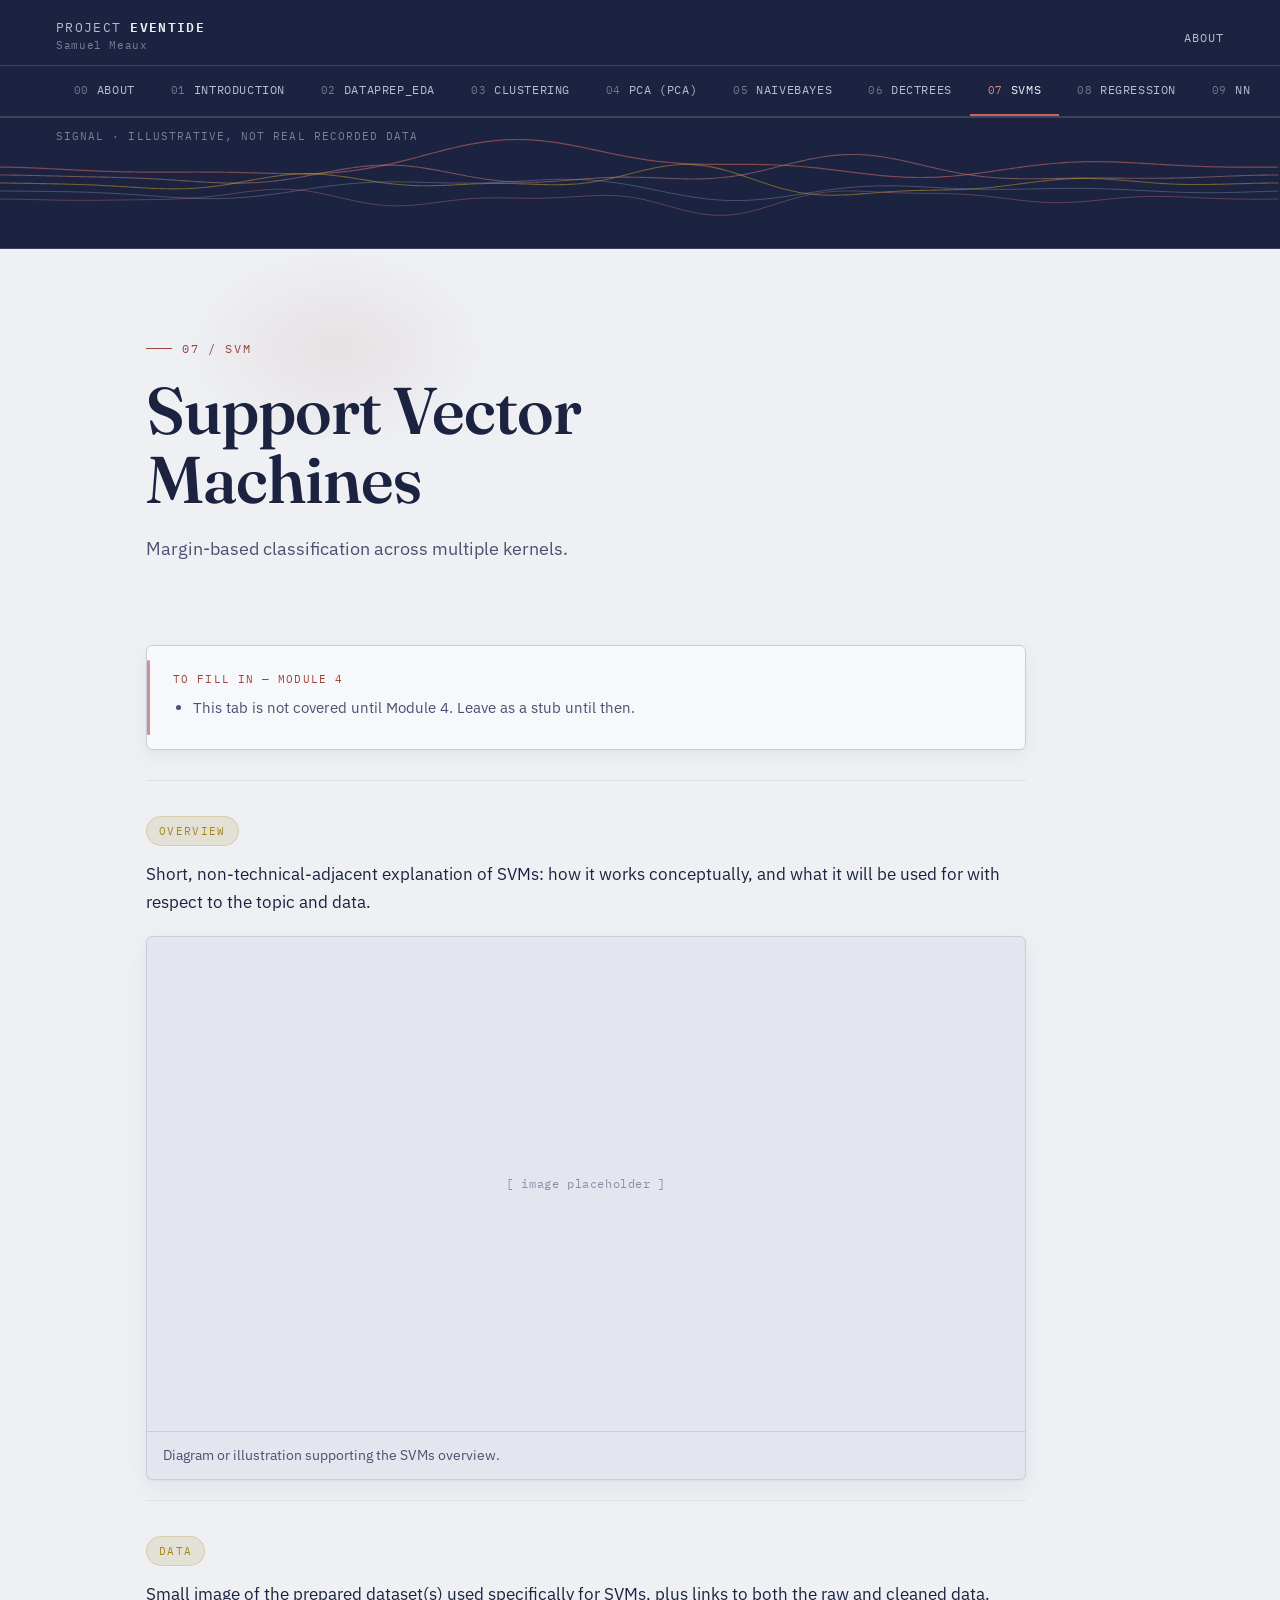
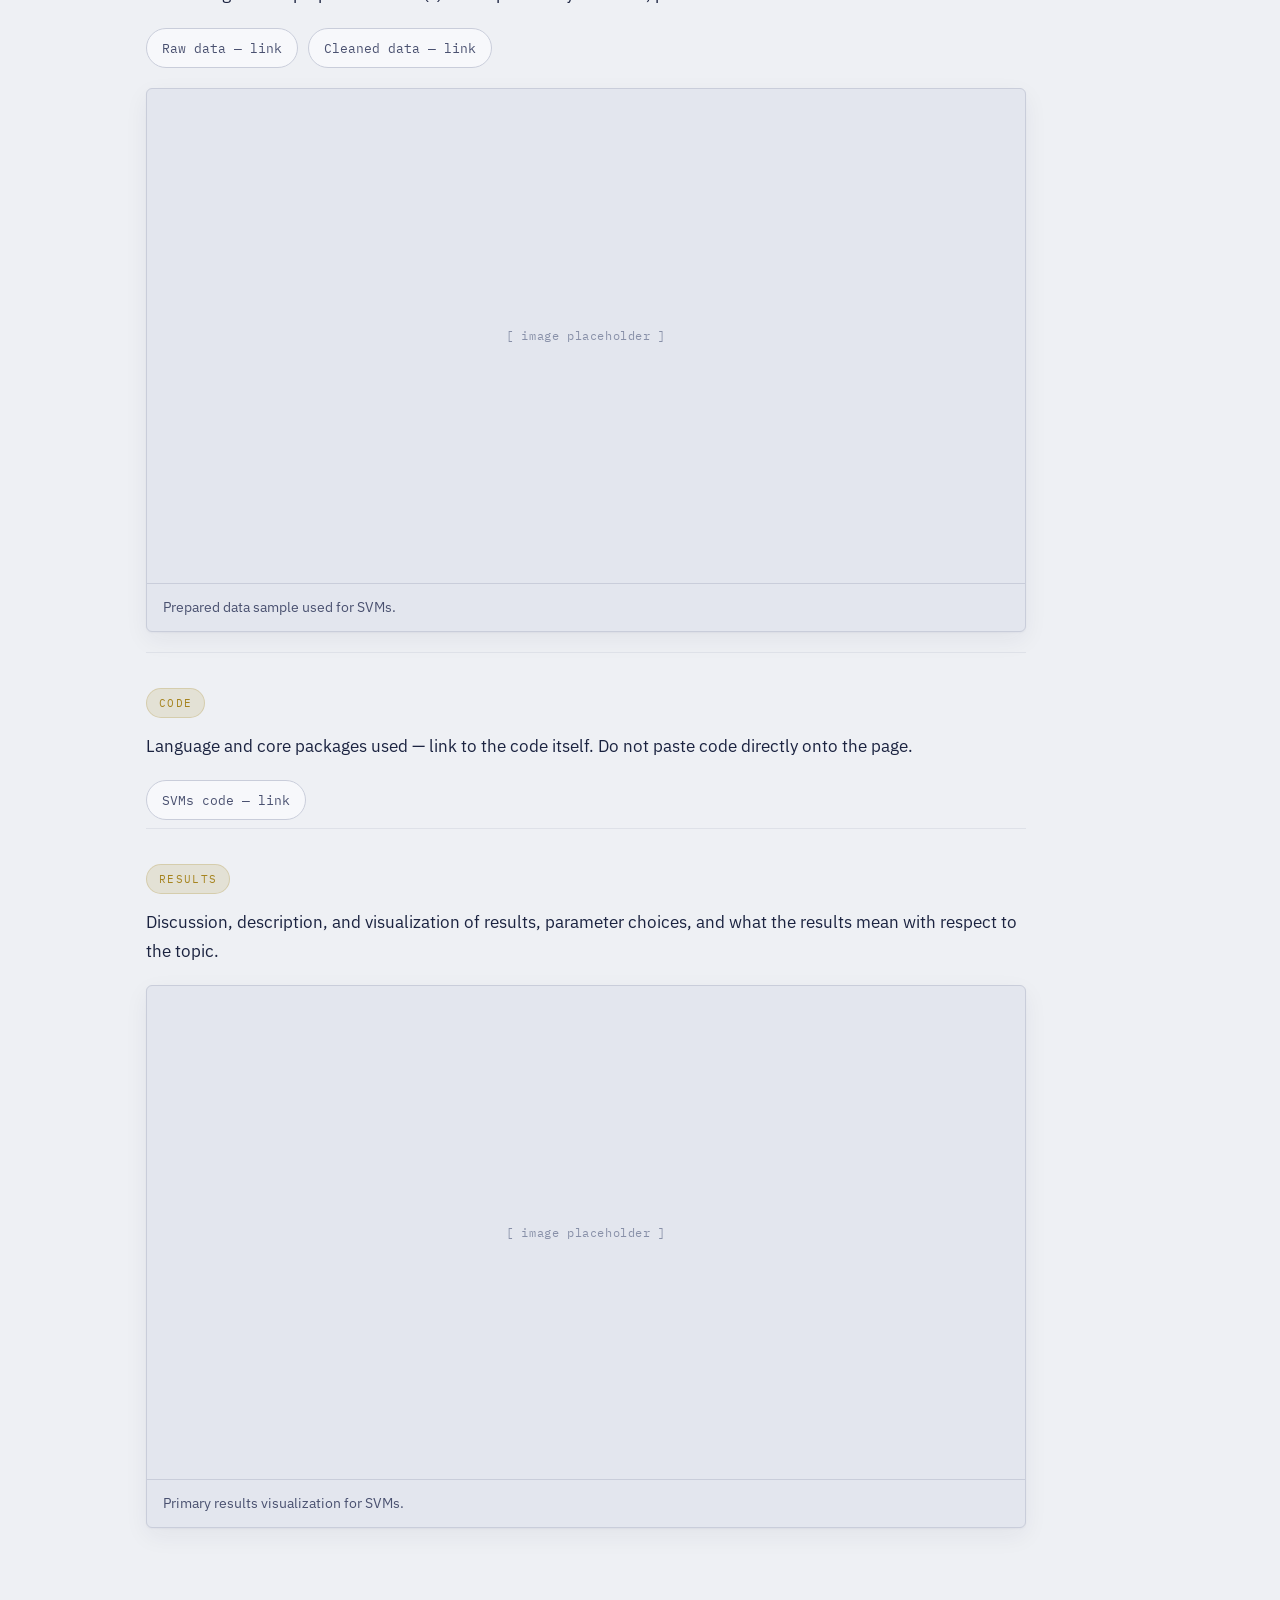
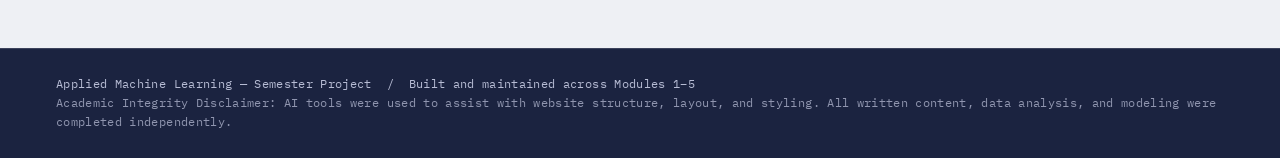
<file: svms.html>
<!DOCTYPE html>
<html lang="en">
<head>
<meta charset="UTF-8">
<meta name="viewport" content="width=device-width, initial-scale=1.0">
<title>SVM — Eventide</title>
<link rel="preconnect" href="https://fonts.googleapis.com">
<link href="https://fonts.googleapis.com/css2?family=Fraunces:opsz,wght@9..144,400;9..144,560;9..144,620&family=IBM+Plex+Sans:wght@400;500;600&family=IBM+Plex+Mono:wght@400;500&display=swap" rel="stylesheet">
<link rel="stylesheet" href="style.css">
</head>
<body>

<header class="topbar">
  <a class="wordmark" href="index.html">
    <span class="wm-title">Project <b>Eventide</b></span>
    <span class="wm-name">Samuel Meaux</span>
  </a>
  <nav>
    <a href="about.html">About</a>
  </nav>
</header>

<div class="rail-wrap">
  <nav class="rail">
      <a class="rail-item" href="about.html"><span class="n">00</span><span class="t">About</span></a>
      <a class="rail-item" href="index.html"><span class="n">01</span><span class="t">Introduction</span></a>
      <a class="rail-item" href="dataprep.html"><span class="n">02</span><span class="t">DataPrep_EDA</span></a>
      <a class="rail-item" href="clustering.html"><span class="n">03</span><span class="t">Clustering</span></a>
      <a class="rail-item" href="pca.html"><span class="n">04</span><span class="t">PCA (PCA)</span></a>
      <a class="rail-item" href="naivebayes.html"><span class="n">05</span><span class="t">NaiveBayes</span></a>
      <a class="rail-item" href="dectrees.html"><span class="n">06</span><span class="t">DecTrees</span></a>
      <a class="rail-item active" href="svms.html"><span class="n">07</span><span class="t">SVMs</span></a>
      <a class="rail-item" href="regression.html"><span class="n">08</span><span class="t">Regression</span></a>
      <a class="rail-item" href="nn.html"><span class="n">09</span><span class="t">NN</span></a>
      <a class="rail-item" href="conclusions.html"><span class="n">10</span><span class="t">Conclusions</span></a>
  </nav>
</div>

<div class="wave-strip">
  <span class="wave-label">Signal &middot; illustrative, not real recorded data</span>
  <canvas id="brainwave" aria-hidden="true"></canvas>
</div>


<section class="hero">
  <div class="eyebrow">07 / SVM</div>
  <h1>Support Vector Machines</h1>
  <p class="sub">Margin-based classification across multiple kernels.</p>
</section>

<main class="shell">

<div class="prose">
  <div class="tk">
  <span class="tk-label">To fill in — Module 4</span>
  <ul>
<li>This tab is not covered until Module 4. Leave as a stub until then.</li>
  </ul>
</div>

  <div class="method-section">
    <span class="tag">Overview</span>
    <p>Short, non-technical-adjacent explanation of SVMs: how it works conceptually, and what it will be used for with respect to the topic and data.</p>
    <figure class="figure">
  <div class="ph">[ image placeholder ]</div>
  <figcaption>Diagram or illustration supporting the SVMs overview.</figcaption>
</figure>
  </div>

  <div class="method-section">
    <span class="tag">Data</span>
    <p>Small image of the prepared dataset(s) used specifically for SVMs, plus links to both the raw and cleaned data.</p>
    <div class="linkrow">
      <a href="#">Raw data — link</a>
      <a href="#">Cleaned data — link</a>
    </div>
    <figure class="figure">
  <div class="ph">[ image placeholder ]</div>
  <figcaption>Prepared data sample used for SVMs.</figcaption>
</figure>
  </div>

  <div class="method-section">
    <span class="tag">Code</span>
    <p>Language and core packages used — link to the code itself. Do not paste code directly onto the page.</p>
    <div class="linkrow">
      <a href="#">SVMs code — link</a>
    </div>
  </div>

  <div class="method-section">
    <span class="tag">Results</span>
    <p>Discussion, description, and visualization of results, parameter choices, and what the results mean with respect to the topic.</p>
    <figure class="figure">
  <div class="ph">[ image placeholder ]</div>
  <figcaption>Primary results visualization for SVMs.</figcaption>
</figure>
  </div>
</div>

</main>

<footer>
  Applied Machine Learning &mdash; Semester Project &nbsp;/&nbsp; Built and maintained across Modules 1&ndash;5<br>
  <span style="opacity:.75">Academic Integrity Disclaimer: AI tools were used to assist with website structure, layout, and styling. All written content, data analysis, and modeling were completed independently.</span>
</footer>

<script>
(function(){
  var canvas = document.getElementById('brainwave');
  if(!canvas) return;
  var ctx = canvas.getContext('2d');
  var reduceMotion = window.matchMedia('(prefers-reduced-motion: reduce)').matches;
  var dpr = Math.min(window.devicePixelRatio || 1, 2);
  var w, h, t = 0;

  function resize(){
    var rect = canvas.getBoundingClientRect();
    w = rect.width;
    h = rect.height;
    canvas.width = Math.round(w * dpr);
    canvas.height = Math.round(h * dpr);
    ctx.setTransform(dpr,0,0,dpr,0,0);
  }
  window.addEventListener('resize', resize);
  window.addEventListener('load', resize);
  if(window.ResizeObserver){
    new ResizeObserver(resize).observe(canvas);
  }
  resize();

  // continuous traveling-wave function — never repeats/tiles, so no seam
  function channelY(x, time, opts){
    var v = 0;
    v += Math.sin(x*opts.f1 - time*opts.s1) * opts.a1;
    v += Math.sin(x*opts.f2 - time*opts.s2 + opts.p2) * opts.a2;
    v += Math.sin(x*opts.f3 - time*opts.s3 + opts.p3) * opts.a3;
    return v;
  }

  // envelope tapers amplitude to ~0 at both edges, so every line
  // converges toward a flat point left and right — like a live signal
  // bundle that only "reads" in the middle of the strip
  function envelope(x){
    var u = x / w;
    return Math.pow(Math.sin(Math.PI * u), 1.15);
  }

  var channels = [
    { f1:0.0095, s1:0.040, a1:15, f2:0.021, s2:0.024, a2:7,  f3:0.0045, s3:0.062, a3:9,  p2:0.6,  p3:2.1, baseOff:-16, color:'#C9645A', width:1.2, opacity:0.60 },
    { f1:0.0130, s1:0.052, a1:12, f2:0.026, s2:0.033, a2:6,  f3:0.0060, s3:0.078, a3:7,  p2:1.4,  p3:0.4, baseOff:-8,  color:'#D98A80', width:1.1, opacity:0.46 },
    { f1:0.0165, s1:0.061, a1:11, f2:0.031, s2:0.041, a2:5,  f3:0.0075, s3:0.090, a3:6,  p2:2.2,  p3:1.1, baseOff:0,   color:'#C9A227', width:1.1, opacity:0.50 },
    { f1:0.0110, s1:0.047, a1:10, f2:0.024, s2:0.029, a2:5,  f3:0.0052, s3:0.070, a3:6,  p2:3.0,  p3:1.8, baseOff:8,   color:'#8A97B8', width:1.0, opacity:0.40 },
    { f1:0.0200, s1:0.070, a1:9,  f2:0.036, s2:0.050, a2:4,  f3:0.0090, s3:0.100, a3:5,  p2:0.9,  p3:2.6, baseOff:16,  color:'#B76E76', width:1.0, opacity:0.42 }
  ];

  function drawChannel(opts){
    ctx.beginPath();
    ctx.strokeStyle = opts.color;
    ctx.globalAlpha = opts.opacity;
    ctx.lineWidth = opts.width;
    ctx.lineJoin = 'round';
    ctx.lineCap = 'round';
    var baseY = h * 0.5 + opts.baseOff;
    var step = 3;
    for(var x = 0; x <= w; x += step){
      var y = baseY + channelY(x, t, opts) * envelope(x);
      if(x === 0) ctx.moveTo(x, y);
      else ctx.lineTo(x, y);
    }
    ctx.stroke();
  }

  function frame(){
    ctx.clearRect(0,0,w,h);
    for(var i = 0; i < channels.length; i++) drawChannel(channels[i]);
    t += 0.06;
    if(!reduceMotion) requestAnimationFrame(frame);
  }

  frame();
})();
</script>
</body>
</html>
</file>
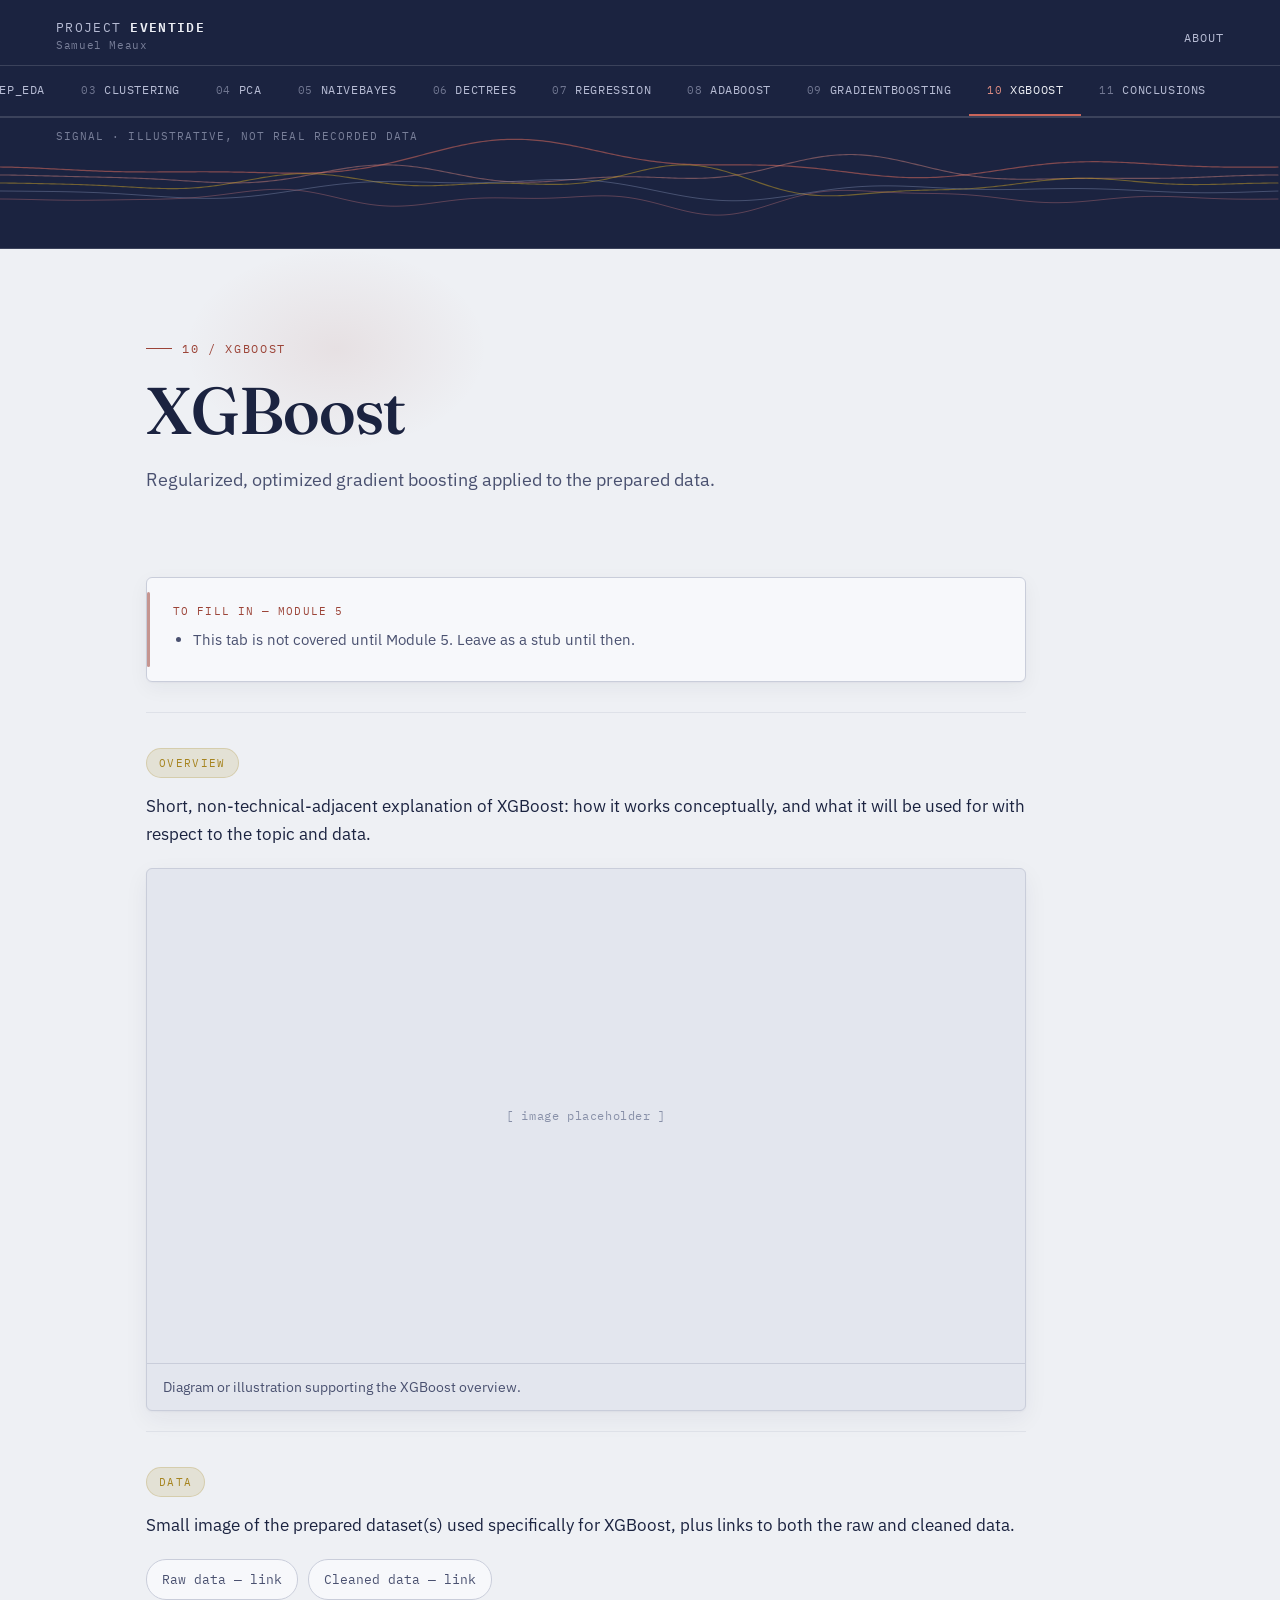
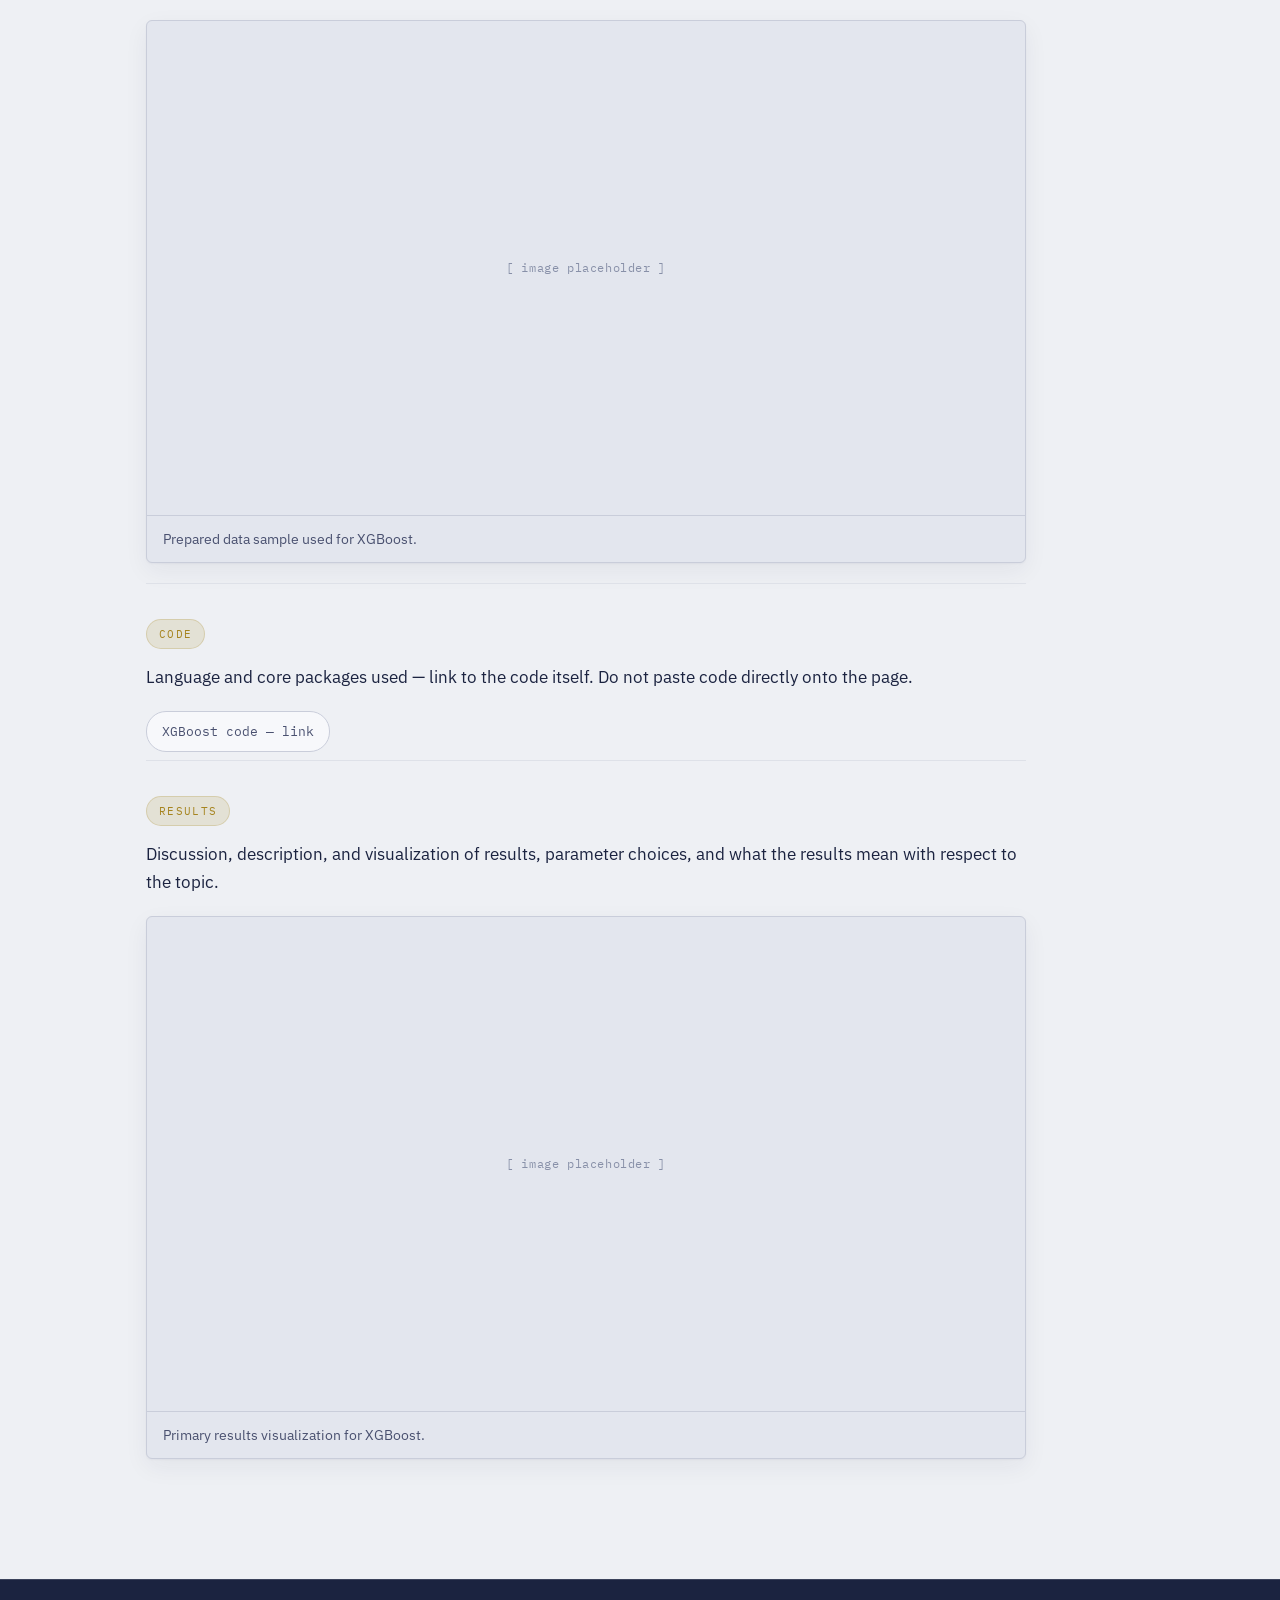
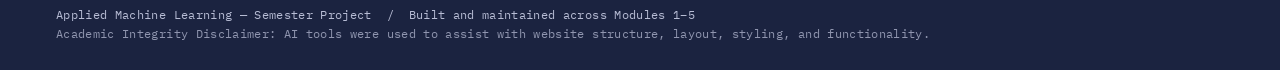
<file: xgboost.html>
<!DOCTYPE html>
<html lang="en">
<head>
<meta charset="UTF-8">
<meta name="viewport" content="width=device-width, initial-scale=1.0">
<title>XGBoost — Eventide</title>
<link rel="preconnect" href="https://fonts.googleapis.com">
<link href="https://fonts.googleapis.com/css2?family=Fraunces:opsz,wght@9..144,400;9..144,560;9..144,620&family=IBM+Plex+Sans:wght@400;500;600&family=IBM+Plex+Mono:wght@400;500&display=swap" rel="stylesheet">
<link rel="stylesheet" href="style.css">
</head>
<body>

<header class="topbar">
  <a class="wordmark" href="index.html">
    <span class="wm-title">Project <b>Eventide</b></span>
    <span class="wm-name">Samuel Meaux</span>
  </a>
  <nav>
    <a href="about.html">About</a>
  </nav>
</header>

<div class="rail-wrap">
  <nav class="rail">
      <a class="rail-item" href="about.html"><span class="n">00</span><span class="t">About</span></a>
      <a class="rail-item" href="index.html"><span class="n">01</span><span class="t">Introduction</span></a>
      <a class="rail-item" href="dataprep.html"><span class="n">02</span><span class="t">DataPrep_EDA</span></a>
      <a class="rail-item" href="clustering.html"><span class="n">03</span><span class="t">Clustering</span></a>
      <a class="rail-item" href="pca.html"><span class="n">04</span><span class="t">PCA</span></a>
      <a class="rail-item" href="naivebayes.html"><span class="n">05</span><span class="t">NaiveBayes</span></a>
      <a class="rail-item" href="dectrees.html"><span class="n">06</span><span class="t">DecTrees</span></a>
      <a class="rail-item" href="regression.html"><span class="n">07</span><span class="t">Regression</span></a>
      <a class="rail-item" href="adaboost.html"><span class="n">08</span><span class="t">AdaBoost</span></a>
      <a class="rail-item" href="gradientboosting.html"><span class="n">09</span><span class="t">GradientBoosting</span></a>
      <a class="rail-item active" href="xgboost.html"><span class="n">10</span><span class="t">XGBoost</span></a>
      <a class="rail-item" href="conclusions.html"><span class="n">11</span><span class="t">Conclusions</span></a>
  </nav>
</div>

<script>(function(){var w=document.querySelector(".rail-wrap");var a=w&&w.querySelector(".active");if(a){w.scrollLeft=a.offsetLeft-(w.clientWidth-a.offsetWidth)/2;}})();</script>

<div class="wave-strip">
  <span class="wave-label">Signal &middot; illustrative, not real recorded data</span>
  <canvas id="brainwave" aria-hidden="true"></canvas>
</div>


<section class="hero">
  <div class="eyebrow">10 / XGBoost</div>
  <h1>XGBoost</h1>
  <p class="sub">Regularized, optimized gradient boosting applied to the prepared data.</p>
</section>

<main class="shell">

<div class="prose">
  <div class="tk">
  <span class="tk-label">To fill in — Module 5</span>
  <ul>
<li>This tab is not covered until Module 5. Leave as a stub until then.</li>
  </ul>
</div>

  <div class="method-section">
    <span class="tag">Overview</span>
    <p>Short, non-technical-adjacent explanation of XGBoost: how it works conceptually, and what it will be used for with respect to the topic and data.</p>
    <figure class="figure">
  <div class="ph">[ image placeholder ]</div>
  <figcaption>Diagram or illustration supporting the XGBoost overview.</figcaption>
</figure>
  </div>

  <div class="method-section">
    <span class="tag">Data</span>
    <p>Small image of the prepared dataset(s) used specifically for XGBoost, plus links to both the raw and cleaned data.</p>
    <div class="linkrow">
      <a href="#">Raw data — link</a>
      <a href="#">Cleaned data — link</a>
    </div>
    <figure class="figure">
  <div class="ph">[ image placeholder ]</div>
  <figcaption>Prepared data sample used for XGBoost.</figcaption>
</figure>
  </div>

  <div class="method-section">
    <span class="tag">Code</span>
    <p>Language and core packages used — link to the code itself. Do not paste code directly onto the page.</p>
    <div class="linkrow">
      <a href="#">XGBoost code — link</a>
    </div>
  </div>

  <div class="method-section">
    <span class="tag">Results</span>
    <p>Discussion, description, and visualization of results, parameter choices, and what the results mean with respect to the topic.</p>
    <figure class="figure">
  <div class="ph">[ image placeholder ]</div>
  <figcaption>Primary results visualization for XGBoost.</figcaption>
</figure>
  </div>
</div>

</main>

<footer>
  Applied Machine Learning &mdash; Semester Project &nbsp;/&nbsp; Built and maintained across Modules 1&ndash;5<br>
  <span style="opacity:.75">Academic Integrity Disclaimer: AI tools were used to assist with website structure, layout, styling, and functionality.</span>
</footer>

<script>
(function(){
  var canvas = document.getElementById('brainwave');
  if(!canvas) return;
  var ctx = canvas.getContext('2d');
  var reduceMotion = window.matchMedia('(prefers-reduced-motion: reduce)').matches;
  var dpr = Math.min(window.devicePixelRatio || 1, 2);
  var w, h, t = 0;

  function resize(){
    var rect = canvas.getBoundingClientRect();
    w = rect.width;
    h = rect.height;
    canvas.width = Math.round(w * dpr);
    canvas.height = Math.round(h * dpr);
    ctx.setTransform(dpr,0,0,dpr,0,0);
  }
  window.addEventListener('resize', resize);
  window.addEventListener('load', resize);
  if(window.ResizeObserver){
    new ResizeObserver(resize).observe(canvas);
  }
  resize();

  // continuous traveling-wave function — never repeats/tiles, so no seam
  function channelY(x, time, opts){
    var v = 0;
    v += Math.sin(x*opts.f1 - time*opts.s1) * opts.a1;
    v += Math.sin(x*opts.f2 - time*opts.s2 + opts.p2) * opts.a2;
    v += Math.sin(x*opts.f3 - time*opts.s3 + opts.p3) * opts.a3;
    return v;
  }

  // envelope tapers amplitude to ~0 at both edges, so every line
  // converges toward a flat point left and right — like a live signal
  // bundle that only "reads" in the middle of the strip
  function envelope(x){
    var u = x / w;
    return Math.pow(Math.sin(Math.PI * u), 1.15);
  }

  var channels = [
    { f1:0.0095, s1:0.040, a1:15, f2:0.021, s2:0.024, a2:7,  f3:0.0045, s3:0.062, a3:9,  p2:0.6,  p3:2.1, baseOff:-16, color:'#C9645A', width:1.2, opacity:0.60 },
    { f1:0.0130, s1:0.052, a1:12, f2:0.026, s2:0.033, a2:6,  f3:0.0060, s3:0.078, a3:7,  p2:1.4,  p3:0.4, baseOff:-8,  color:'#D98A80', width:1.1, opacity:0.46 },
    { f1:0.0165, s1:0.061, a1:11, f2:0.031, s2:0.041, a2:5,  f3:0.0075, s3:0.090, a3:6,  p2:2.2,  p3:1.1, baseOff:0,   color:'#C9A227', width:1.1, opacity:0.50 },
    { f1:0.0110, s1:0.047, a1:10, f2:0.024, s2:0.029, a2:5,  f3:0.0052, s3:0.070, a3:6,  p2:3.0,  p3:1.8, baseOff:8,   color:'#8A97B8', width:1.0, opacity:0.40 },
    { f1:0.0200, s1:0.070, a1:9,  f2:0.036, s2:0.050, a2:4,  f3:0.0090, s3:0.100, a3:5,  p2:0.9,  p3:2.6, baseOff:16,  color:'#B76E76', width:1.0, opacity:0.42 }
  ];

  function drawChannel(opts){
    ctx.beginPath();
    ctx.strokeStyle = opts.color;
    ctx.globalAlpha = opts.opacity;
    ctx.lineWidth = opts.width;
    ctx.lineJoin = 'round';
    ctx.lineCap = 'round';
    var baseY = h * 0.5 + opts.baseOff;
    var step = 3;
    for(var x = 0; x <= w; x += step){
      var y = baseY + channelY(x, t, opts) * envelope(x);
      if(x === 0) ctx.moveTo(x, y);
      else ctx.lineTo(x, y);
    }
    ctx.stroke();
  }

  function frame(){
    ctx.clearRect(0,0,w,h);
    for(var i = 0; i < channels.length; i++) drawChannel(channels[i]);
    t += 0.06;
    if(!reduceMotion) requestAnimationFrame(frame);
  }

  frame();
})();
</script>
</body>
</html>
</file>
<file: style.css>
/* ============================================================
   TOKENS
   ============================================================ */
:root{
  /* moonlit page — where long-form text lives, kept light for readability */
  --paper: #EEF0F4;
  --paper-alt: #E3E6EE;
  --card: #F7F8FB;
  --ink: #1B2340;
  --ink-soft: #4A5170;
  --ink-faint: #8890A8;
  --line: #C9CDDA;
  --line-soft: #DEE1E8;

  /* accents — brick red (primary) + muted gold (secondary) */
  --brass: #9C4438;
  --brass-soft: rgba(156,68,56,0.10);
  --steel: #A6841F;
  --steel-soft: rgba(166,132,31,0.14);

  /* night — deep indigo frame around the top nav and footer */
  --night: #1B2340;
  --night-ink: #EDEFF5;
  --night-ink-soft: #B7BCD4;
  --night-line: rgba(255,255,255,0.14);

  --max: 880px;
}

*{box-sizing:border-box;}
html{scroll-behavior:smooth;}
body{
  margin:0;
  background:var(--paper);
  color:var(--ink);
  font-family:"IBM Plex Sans", -apple-system, sans-serif;
  font-size:17px;
  line-height:1.65;
}

a{color:var(--steel);}
a:hover{color:var(--brass);}

::selection{background:var(--brass-soft); color:var(--ink);}

/* ============================================================
   BRAINWAVE STRIP  (Introduction page signature element)
   ============================================================ */
.wave-strip{
  width:100%;
  background:var(--night);
  border-top:1px solid var(--night-line);
  border-bottom:1px solid var(--night-line);
  position:relative;
}
.wave-strip canvas{
  display:block;
  width:100%;
  height:130px;
}
.wave-label{
  position:absolute;
  top:10px;
  left:clamp(20px,5vw,56px);
  font-family:"IBM Plex Mono", monospace;
  font-size:10.5px;
  letter-spacing:0.1em;
  text-transform:uppercase;
  color:var(--night-ink-soft);
  opacity:.6;
  z-index:2;
}


.topbar{
  display:flex;
  align-items:center;
  justify-content:space-between;
  padding:20px clamp(20px, 5vw, 56px) 14px;
  background:var(--night);
  border-bottom:1px solid var(--night-line);
}
.wordmark{
  display:flex;
  flex-direction:column;
  gap:3px;
  text-decoration:none;
  line-height:1.2;
}
.wordmark .wm-title{
  font-family:"IBM Plex Mono", monospace;
  font-size:13px;
  letter-spacing:0.1em;
  text-transform:uppercase;
  color:var(--night-ink-soft);
}
.wordmark .wm-title b{color:var(--night-ink); font-weight:600;}
.wordmark .wm-name{
  font-family:"IBM Plex Mono", monospace;
  font-size:10.5px;
  letter-spacing:0.06em;
  color:var(--night-ink-soft);
  opacity:.6;
}
.wordmark:hover .wm-title,
.wordmark:hover .wm-title b,
.wordmark:hover .wm-name{
  color:#D98A80;
}
.topbar nav a{
  font-family:"IBM Plex Mono", monospace;
  font-size:12px;
  letter-spacing:0.08em;
  text-transform:uppercase;
  text-decoration:none;
  color:var(--night-ink-soft);
  margin-left:22px;
}
.topbar nav a:hover, .topbar nav a.active{color:#D98A80;}

/* ============================================================
   MISSION RAIL  (signature element — sequential tab navigation)
   ============================================================ */
.rail-wrap{
  background:var(--night);
  border-bottom:1px solid var(--night-line);
  overflow-x:auto;
}
.rail{
  display:flex;
  min-width:max-content;
  padding:0 clamp(20px, 5vw, 56px);
}
.rail a{
  display:flex;
  align-items:baseline;
  gap:8px;
  padding:14px 18px;
  text-decoration:none;
  border-bottom:2px solid transparent;
  white-space:nowrap;
  transition:border-color .15s ease;
}
.rail .n{
  font-family:"IBM Plex Mono", monospace;
  font-size:11px;
  color:var(--night-ink-soft);
  opacity:.55;
  letter-spacing:0.04em;
}
.rail .t{
  font-family:"IBM Plex Mono", monospace;
  font-size:12px;
  letter-spacing:0.05em;
  text-transform:uppercase;
  color:var(--night-ink-soft);
}
.rail a:hover{border-bottom-color:var(--night-line);}
.rail a.active{border-bottom-color:#C9645A;}
.rail a.active .n{color:#D98A80; opacity:1;}
.rail a.active .t{color:var(--night-ink);}

/* ============================================================
   HERO
   ============================================================ */
.hero{
  padding:clamp(48px,7vw,96px) clamp(20px,5vw,56px) clamp(28px,4vw,44px);
  max-width:1100px;
  margin:0 auto;
  position:relative;
}
.hero::before{
  content:"";
  position:absolute;
  top:-40px; left:clamp(0px,4vw,36px);
  width:420px; height:280px;
  background:radial-gradient(closest-side, rgba(156,68,56,0.09), transparent 72%);
  pointer-events:none;
  z-index:-1;
}
.hero .eyebrow{
  font-family:"IBM Plex Mono", monospace;
  font-size:12px;
  letter-spacing:0.14em;
  text-transform:uppercase;
  color:var(--brass);
  display:flex;
  align-items:center;
  gap:10px;
  margin-bottom:18px;
}
.hero .eyebrow::before{
  content:"";
  width:26px; height:1px;
  background:var(--brass);
  display:inline-block;
}
.hero h1{
  font-family:"Fraunces", serif;
  font-optical-sizing:auto;
  font-weight:560;
  font-size:clamp(38px, 5.6vw, 66px);
  line-height:1.04;
  letter-spacing:-0.015em;
  margin:0 0 20px;
  max-width:16ch;
  text-shadow:0 1px 0 rgba(255,255,255,0.4);
}
.hero .sub{
  font-size:18px;
  color:var(--ink-soft);
  max-width:62ch;
  margin:0 0 18px;
}
.hero .name-note{
  font-size:14px;
  color:var(--ink-faint);
  max-width:58ch;
  margin:0;
  padding-top:14px;
  border-top:1px solid var(--line-soft);
}
.hero .name-note em{
  color:var(--brass);
  font-style:normal;
}

/* ============================================================
   STAT STRIP  (hero support — real numbers, not decoration)
   ============================================================ */
.stat-strip{
  display:flex;
  flex-wrap:wrap;
  gap:clamp(28px,6vw,64px);
  max-width:1100px;
  margin:0 auto;
  padding:8px clamp(20px,5vw,56px) 40px;
}
.stat{
  display:flex;
  flex-direction:column;
  gap:2px;
}
.stat .num{
  font-family:"Fraunces", serif;
  font-weight:560;
  font-size:34px;
  color:var(--brass);
  line-height:1;
}
.stat .label{
  font-family:"IBM Plex Mono", monospace;
  font-size:11px;
  letter-spacing:0.08em;
  text-transform:uppercase;
  color:var(--ink-faint);
}

/* ============================================================
   FULL-BLEED BAND  (breaks up long flat scroll)
   ============================================================ */
.band{
  background:var(--paper-alt);
  border-top:1px solid var(--line-soft);
  border-bottom:1px solid var(--line-soft);
  margin:56px 0;
  padding:44px clamp(20px,5vw,56px);
}
.band .prose{max-width:var(--max); margin:0 auto; padding:0 0;}


.shell{
  padding:0 clamp(20px,5vw,56px) 100px;
  max-width:1100px;
  margin:0 auto;
}
.prose{max-width:var(--max);}
.prose p{margin:0 0 20px;}
.prose h2{
  font-family:"Fraunces", serif;
  font-weight:560;
  font-size:26px;
  margin:44px 0 16px;
}

/* ============================================================
   PLACEHOLDER CARDS  (to be replaced with real content)
   ============================================================ */
.tk{
  border:1px solid var(--line);
  background:var(--card);
  border-radius:6px;
  padding:24px 26px;
  margin:20px 0 30px;
  box-shadow:0 1px 2px rgba(27,35,64,0.04), 0 6px 20px rgba(27,35,64,0.05);
  position:relative;
}
.tk::before{
  content:"";
  position:absolute;
  left:0; top:14px; bottom:14px;
  width:3px;
  border-radius:2px;
  background:var(--brass);
  opacity:.55;
}
.tk .tk-label{
  font-family:"IBM Plex Mono", monospace;
  font-size:11px;
  letter-spacing:0.1em;
  text-transform:uppercase;
  color:var(--brass);
  margin-bottom:8px;
  display:block;
}
.tk p{color:var(--ink-soft); margin:0 0 8px; font-size:15px;}
.tk ul{margin:6px 0 0; padding-left:20px; color:var(--ink-soft); font-size:15px;}
.tk ul li{margin-bottom:4px;}

/* ============================================================
   METHOD-TAB SECTIONS  (Overview / Data / Code / Results)
   ============================================================ */
.method-section{
  margin-bottom:8px;
  padding-top:34px;
  border-top:1px solid var(--line-soft);
}
.method-section:first-of-type{border-top:none;}
.method-section .tag{
  font-family:"IBM Plex Mono", monospace;
  font-size:11px;
  letter-spacing:0.12em;
  text-transform:uppercase;
  color:var(--steel);
  background:var(--steel-soft);
  border:1px solid rgba(166,132,31,0.22);
  padding:5px 12px;
  border-radius:20px;
  display:inline-block;
  margin-bottom:14px;
}

/* ============================================================
   IMAGE / FIGURE PLACEHOLDERS
   ============================================================ */
.figure{
  border:1px solid var(--line);
  background:var(--paper-alt);
  border-radius:6px;
  padding:0;
  margin:20px 0;
  overflow:hidden;
  box-shadow:0 1px 2px rgba(27,35,64,0.04), 0 8px 24px rgba(27,35,64,0.06);
  transition:box-shadow .18s ease, transform .18s ease;
}
.figure:hover{
  box-shadow:0 2px 4px rgba(27,35,64,0.06), 0 14px 32px rgba(27,35,64,0.09);
  transform:translateY(-1px);
}
.figure .ph{
  aspect-ratio: 16/9;
  display:flex;
  align-items:center;
  justify-content:center;
  font-family:"IBM Plex Mono", monospace;
  font-size:12px;
  color:var(--ink-faint);
  letter-spacing:0.05em;
}
.figure figcaption{
  padding:12px 16px;
  font-size:13.5px;
  color:var(--ink-soft);
  border-top:1px solid var(--line);
}
.figure-grid{
  display:grid;
  grid-template-columns:repeat(auto-fit, minmax(220px,1fr));
  gap:16px;
  margin:20px 0;
}
.figure-grid .figure{margin:0;}
.figure-grid .ph{aspect-ratio:4/3;}

/* ============================================================
   QUESTION LIST (Introduction tab)
   ============================================================ */
.qlist{
  list-style:none;
  counter-reset:q;
  margin:0; padding:0;
}
.qlist li{
  counter-increment:q;
  display:flex;
  gap:14px;
  padding:14px 0;
  border-bottom:1px solid var(--line-soft);
}
.qlist li::before{
  content:counter(q, decimal-leading-zero);
  font-family:"IBM Plex Mono", monospace;
  font-size:13px;
  color:var(--brass);
  flex-shrink:0;
  padding-top:2px;
}

.byline{
  font-family:"IBM Plex Mono", monospace;
  font-size:13px;
  letter-spacing:0.04em;
  color:var(--ink-faint);
  margin:0 0 24px;
}

/* ============================================================
   LINK ROW (raw / clean data, code links)
   ============================================================ */
.linkrow{
  display:flex;
  flex-wrap:wrap;
  gap:10px;
  margin:16px 0 6px;
}
.linkrow a{
  font-family:"IBM Plex Mono", monospace;
  font-size:12.5px;
  text-decoration:none;
  border:1px solid var(--line);
  padding:9px 15px;
  border-radius:20px;
  color:var(--ink-soft);
  background:var(--card);
  transition:border-color .15s ease, color .15s ease, background .15s ease;
}
.linkrow a:hover{border-color:var(--brass); color:var(--brass);}

/* ============================================================
   FOOTER
   ============================================================ */
footer{
  background:var(--night);
  border-top:1px solid var(--night-line);
  padding:26px clamp(20px,5vw,56px);
  font-family:"IBM Plex Mono", monospace;
  font-size:11.5px;
  color:var(--night-ink-soft);
  letter-spacing:0.03em;
}

@media (max-width:640px){
  .topbar{flex-direction:column; align-items:flex-start; gap:10px;}
  .topbar nav a{margin-left:0; margin-right:18px;}
}
</file>
